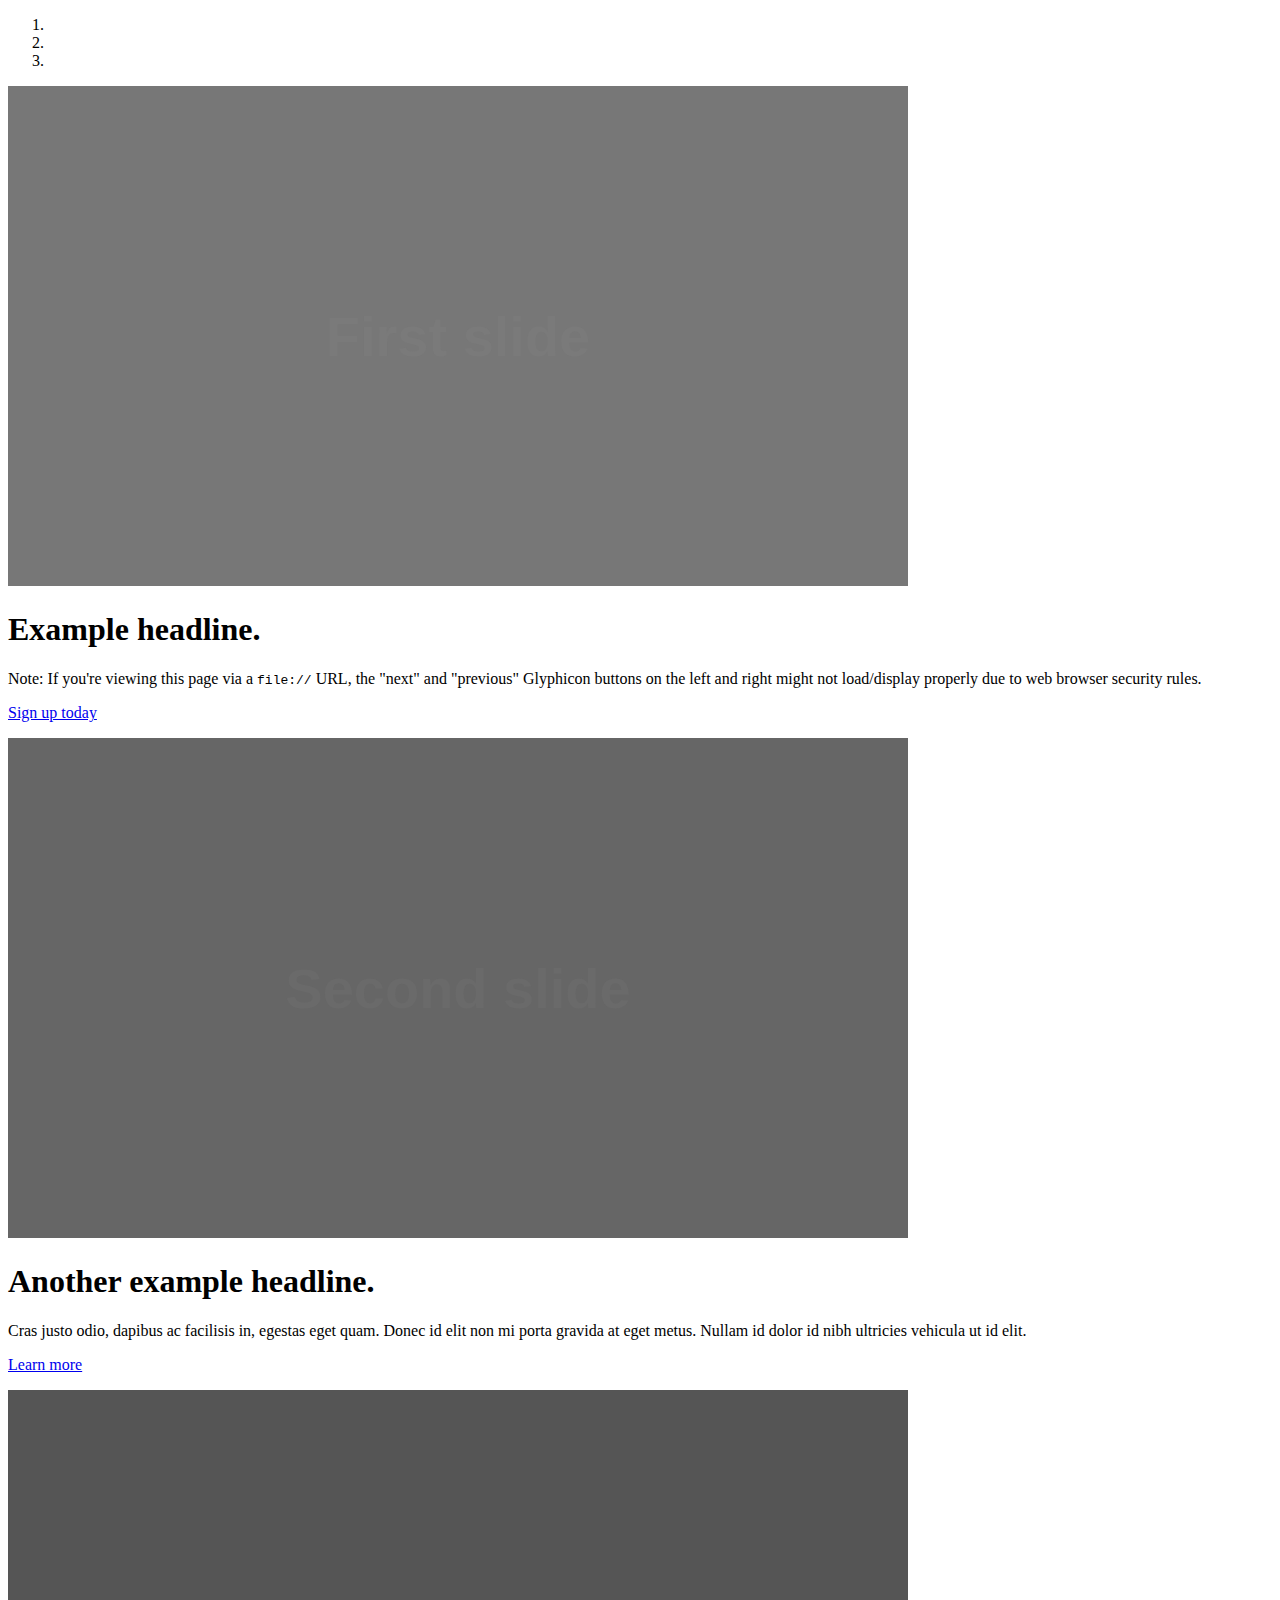
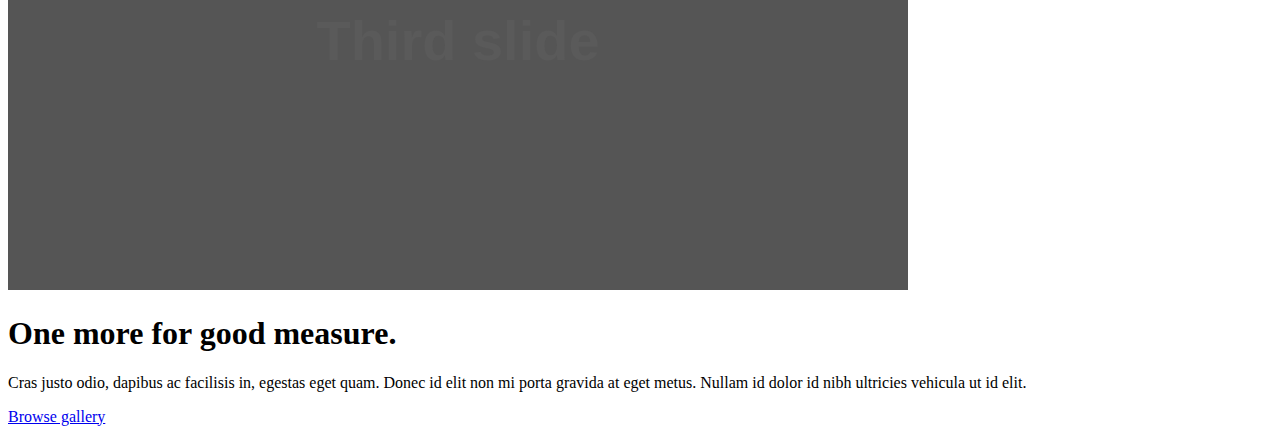
<file: 1.html>
<!DOCTYPE html>
<html lang="en">

<head>
    <meta charset="UTF-8">
    <meta name="viewport" content="width=device-width, initial-scale=1.0">
    <title>Document</title>
</head>

<body>

    <div id="carousel-id" class="carousel slide" data-ride="carousel">
        <ol class="carousel-indicators">
            <li data-target="#carousel-id" data-slide-to="0" class=""></li>
            <li data-target="#carousel-id" data-slide-to="1" class=""></li>
            <li data-target="#carousel-id" data-slide-to="2" class="active"></li>
        </ol>
        <div class="carousel-inner">
            <div class="item">
                <img data-src="holder.js/900x500/auto/#777:#7a7a7a/text:First slide" alt="First slide" src="[data-uri]">
                <div class="container">
                    <div class="carousel-caption">
                        <h1>Example headline.</h1>
                        <p>Note: If you're viewing this page via a <code>file://</code> URL, the "next" and "previous" Glyphicon buttons on the left and right might not load/display properly due to web browser security rules.</p>
                        <p><a class="btn btn-lg btn-primary" href="#" role="button">Sign up today</a></p>
                    </div>
                </div>
            </div>
            <div class="item">
                <img data-src="holder.js/900x500/auto/#666:#6a6a6a/text:Second slide" alt="Second slide" src="[data-uri]">
                <div class="container">
                    <div class="carousel-caption">
                        <h1>Another example headline.</h1>
                        <p>Cras justo odio, dapibus ac facilisis in, egestas eget quam. Donec id elit non mi porta gravida at eget metus. Nullam id dolor id nibh ultricies vehicula ut id elit.</p>
                        <p><a class="btn btn-lg btn-primary" href="#" role="button">Learn more</a></p>
                    </div>
                </div>
            </div>
            <div class="item active">
                <img data-src="holder.js/900x500/auto/#555:#5a5a5a/text:Third slide" alt="Third slide" src="[data-uri]">
                <div class="container">
                    <div class="carousel-caption">
                        <h1>One more for good measure.</h1>
                        <p>Cras justo odio, dapibus ac facilisis in, egestas eget quam. Donec id elit non mi porta gravida at eget metus. Nullam id dolor id nibh ultricies vehicula ut id elit.</p>
                        <p><a class="btn btn-lg btn-primary" href="#" role="button">Browse gallery</a></p>
                    </div>
                </div>
            </div>
        </div>
        <a class="left carousel-control" href="#carousel-id" data-slide="prev"><span class="glyphicon glyphicon-chevron-left"></span></a>
        <a class="right carousel-control" href="#carousel-id" data-slide="next"><span class="glyphicon glyphicon-chevron-right"></span></a>
    </div>

</body>

</html>
</file>
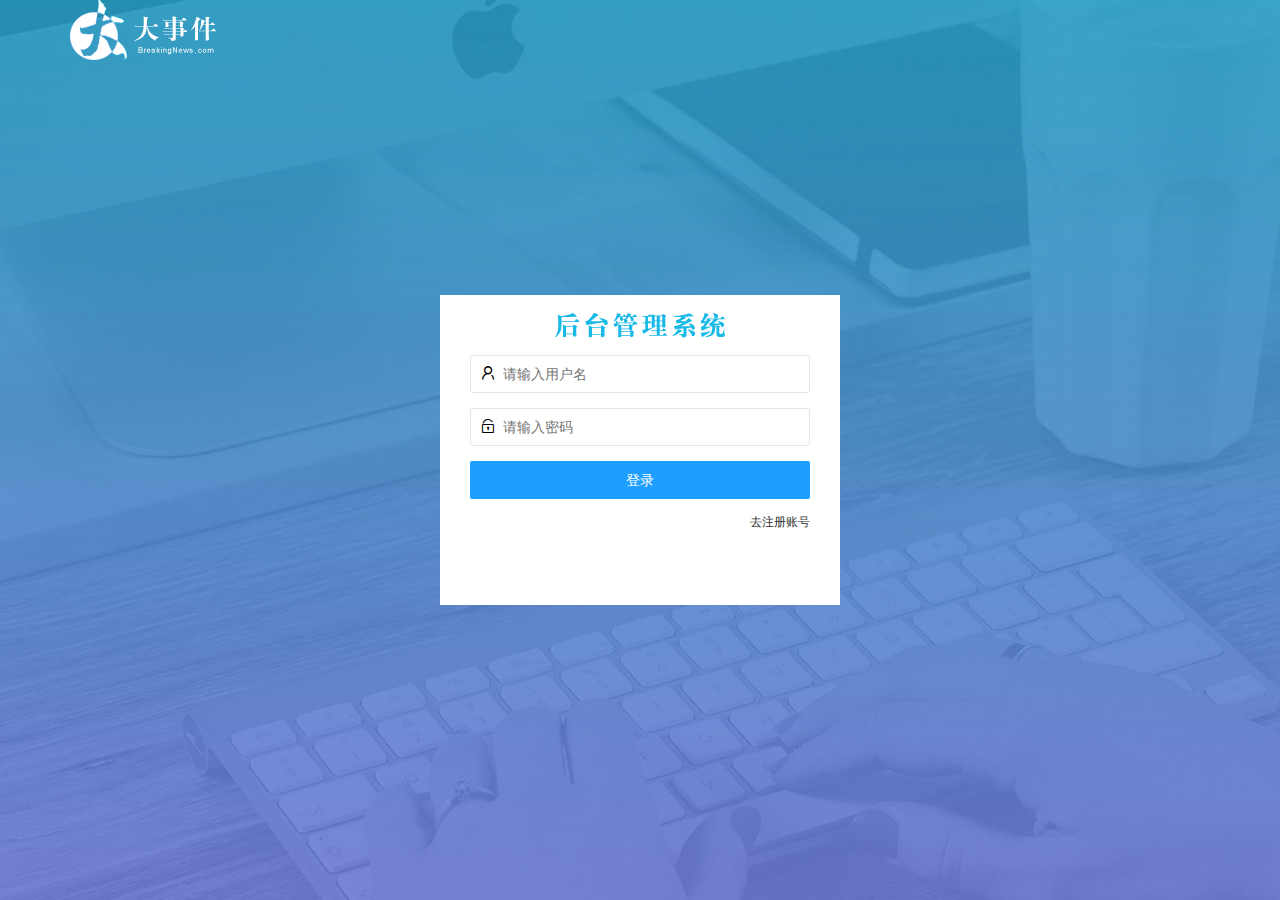
<file: login.html>
<!DOCTYPE html>
<html lang="en">

<head>
    <meta charset="UTF-8">
    <meta name="viewport" content="width=device-width, initial-scale=1.0">
    <title>大事件-登录/注册</title>
    <!-- 导入自己的样式 -->
    <link rel="stylesheet" href="/assets/css/login.css">
    <!-- 导入LayUI的样式 -->
    <link rel="stylesheet" href="/assets/lib/layui/css/layui.css">
</head>

<body>
    <!-- 头部的Logo区域 加上版心类 -->
    <div class="layui-main">
        <img src="/assets/images/logo.png" alt="" />
    </div>

    <!-- 登录注册区域 -->
    <div class="loginAndRegBox">
        <div class="title-box"></div>
        <!-- 登录的div -->
        <div class="login-box">
            <!-- 登录的表单 -->
            <form class="layui-form" id="form_login">
                <!-- 用户名 -->
                <div class="layui-form-item">
                    <i class="layui-icon layui-icon-username"></i>
                    <input type="text" name="username" required lay-verify="required" placeholder="请输入用户名" autocomplete="off" class="layui-input">
                </div>
                <!-- 密码 -->
                <div class="layui-form-item">
                    <i class="layui-icon layui-icon-password"></i>
                    <input type="password" name="password" required lay-verify="required|pwd" placeholder="请输入密码" autocomplete="off" class="layui-input">
                </div>
                <!-- 登录按钮 -->
                <div class="layui-form-item">
                    <!-- 注意：表单提交按钮和普通按钮的区别就是lay-submit属性 -->
                    <button class="layui-btn layui-btn-fluid layui-btn-normal" lay-submit>登录</button>
                </div>
                <div class="layui-form-item links">
                    <a href="javascript:;" id="link_reg">去注册账号</a>
                </div>
            </form>
        </div>
        <!-- 注册的div -->
        <div class="reg-box">
            <!-- 注册的表单 -->
            <form class="layui-form" id="form_reg">
                <!-- 用户名 -->
                <div class="layui-form-item">
                    <i class="layui-icon layui-icon-username"></i>
                    <!-- input有个lay-verify属性，必须用调用layui的JS才能生效 -->
                    <input type="text" name="username" required lay-verify="required" placeholder="请输入用户名" autocomplete="off" class="layui-input">
                </div>
                <!-- 密码 -->
                <div class="layui-form-item">
                    <i class="layui-icon layui-icon-password"></i>
                    <input type="password" name="password" required lay-verify="required|pwd" placeholder="请输入密码" autocomplete="off" class="layui-input">
                </div>
                <!-- 再次输入密码 -->
                <div class="layui-form-item">
                    <i class="layui-icon layui-icon-password"></i>
                    <input type="password" name="repassword" required lay-verify="required|pwd|repwd" placeholder="再次输入密码" autocomplete="off" class="layui-input pwd1">
                </div>
                <!-- 登录按钮 -->
                <div class="layui-form-item">
                    <!-- 注意：表单提交按钮和普通按钮的区别就是lay-submit属性 -->
                    <button class="layui-btn layui-btn-fluid layui-btn-normal" lay-submit>登录</button>
                </div>
                <div class="layui-form-item links">
                    <a href="javascript:;" id="link_login">去登录</a>
                </div>
            </form>
        </div>
    </div>
    <!-- 导入Layui的JS文件 -->
    <script src="/assets/lib/layui/layui.all.js"></script>
    <!-- 导入JQuery -->
    <script src="/assets/lib/jquery.js"></script>
    <!-- 导入自己封装的baseAPI.js -->
    <script src="/assets/js/baseAPI.js"></script>
    <!-- 导入自己的JavaScript脚本 -->
    <script src="/assets/js/login.js"></script>
</body>

</html>
</file>
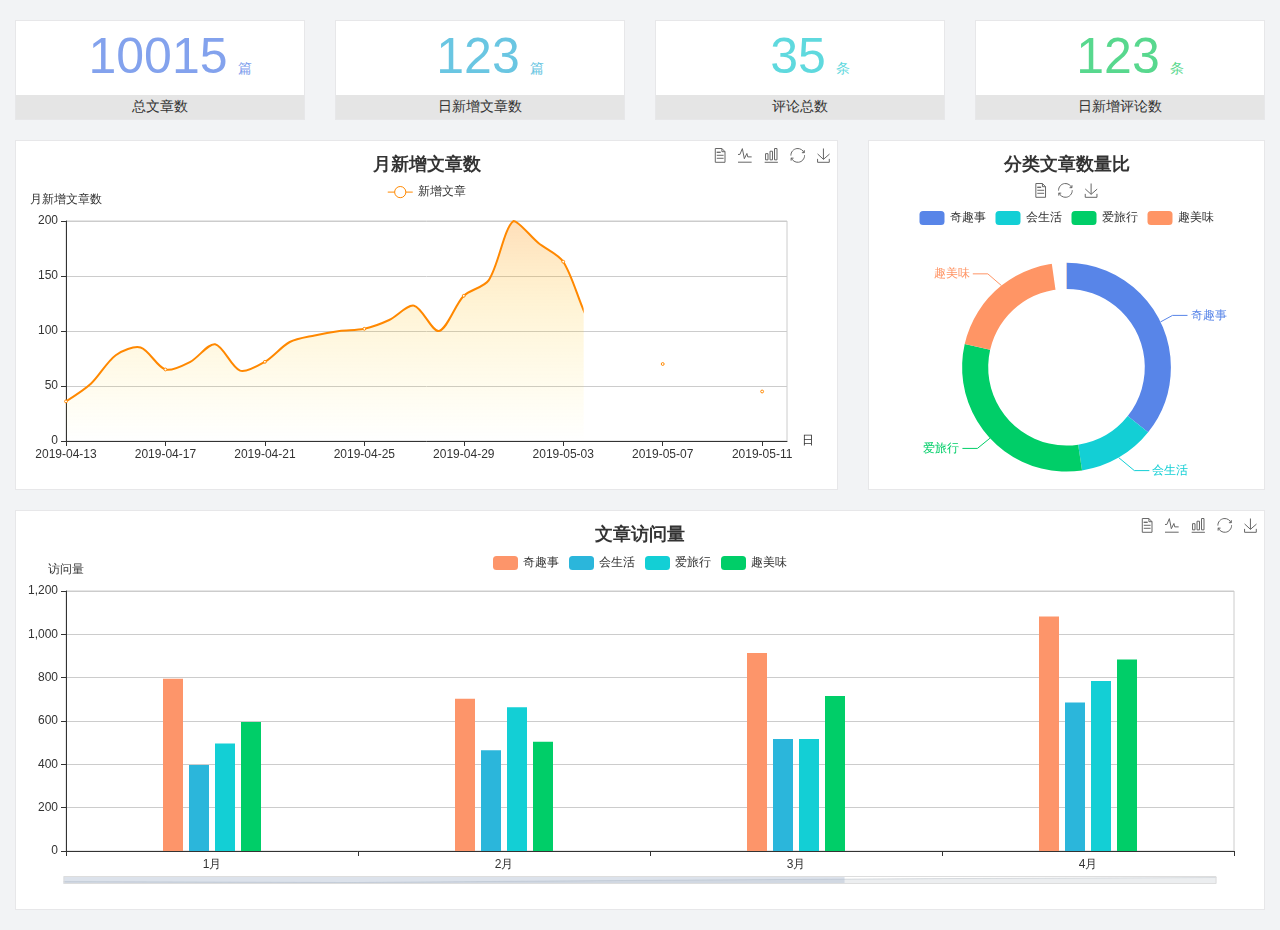
<file: home/dashboard.html>
<!DOCTYPE html>
<html lang="en">

<head>
  <meta charset="UTF-8">
  <meta name="viewport" content="width=device-width, initial-scale=1.0">
  <meta http-equiv="X-UA-Compatible" content="ie=edge">
  <title>图表统计</title>
  <link rel="stylesheet" href="../../assets/lib/bootstrap.css" />
  <link rel="stylesheet" href="../../assets/lib/main.css" />
  <script src="../../assets/lib/jquery.js"></script>
  <script type="text/javascript" src="../../assets/lib/echarts.min.js"></script>
</head>

<body>
  <div class="container-fluid">
    <div class="row spannel_list">
      <div class="col-sm-3 col-xs-6">
        <div class="spannel">
          <em>10015</em><span>篇</span>
          <b>总文章数</b>
        </div>
      </div>
      <div class="col-sm-3 col-xs-6">
        <div class="spannel scolor01">
          <em>123</em><span>篇</span>
          <b>日新增文章数</b>
        </div>
      </div>
      <div class="col-sm-3 col-xs-6">
        <div class="spannel scolor02">
          <em>35</em><span>条</span>
          <b>评论总数</b>
        </div>
      </div>
      <div class="col-sm-3 col-xs-6">
        <div class="spannel scolor03">
          <em>123</em><span>条</span>
          <b>日新增评论数</b>
        </div>
      </div>
    </div>
  </div>

  <div class="container-fluid">
    <div class="row curve-pie">
      <div class="col-lg-8 col-md-8">
        <div class="gragh_pannel" id="curve_show"></div>
      </div>
      <div class="col-lg-4 col-md-4">
        <div class="gragh_pannel" id="pie_show"></div>
      </div>
    </div>
  </div>

  <div class="container-fluid">
    <div class="column_pannel" id="column_show"></div>
  </div>

  <script>
    var oChart = echarts.init(document.getElementById('curve_show'));
    var aList_all = [
      { 'count': 36, 'date': '2019-04-13' },
      { 'count': 52, 'date': '2019-04-14' },
      { 'count': 78, 'date': '2019-04-15' },
      { 'count': 85, 'date': '2019-04-16' },
      { 'count': 65, 'date': '2019-04-17' },
      { 'count': 72, 'date': '2019-04-18' },
      { 'count': 88, 'date': '2019-04-19' },
      { 'count': 64, 'date': '2019-04-20' },
      { 'count': 72, 'date': '2019-04-21' },
      { 'count': 90, 'date': '2019-04-22' },
      { 'count': 96, 'date': '2019-04-23' },
      { 'count': 100, 'date': '2019-04-24' },
      { 'count': 102, 'date': '2019-04-25' },
      { 'count': 110, 'date': '2019-04-26' },
      { 'count': 123, 'date': '2019-04-27' },
      { 'count': 100, 'date': '2019-04-28' },
      { 'count': 132, 'date': '2019-04-29' },
      { 'count': 146, 'date': '2019-04-30' },
      { 'count': 200, 'date': '2019-05-01' },
      { 'count': 180, 'date': '2019-05-02' },
      { 'count': 163, 'date': '2019-05-03' },
      { 'count': 110, 'date': '2019-05-04' },
      { 'count': 80, 'date': '2019-05-05' },
      { 'count': 82, 'date': '2019-05-06' },
      { 'count': 70, 'date': '2019-05-07' },
      { 'count': 65, 'date': '2019-05-08' },
      { 'count': 54, 'date': '2019-05-09' },
      { 'count': 40, 'date': '2019-05-10' },
      { 'count': 45, 'date': '2019-05-11' },
      { 'count': 38, 'date': '2019-05-12' },
    ];

    let aCount = [];
    let aDate = [];

    for (var i = 0; i < aList_all.length; i++) {
      aCount.push(aList_all[i].count);
      aDate.push(aList_all[i].date);
    }

    var chartopt = {
      title: {
        text: '月新增文章数',
        left: 'center',
        top: '10'
      },
      tooltip: {
        trigger: 'axis'
      },
      legend: {
        data: ['新增文章'],
        top: '40'
      },
      toolbox: {
        show: true,
        feature: {
          mark: { show: true },
          dataView: { show: true, readOnly: false },
          magicType: { show: true, type: ['line', 'bar'] },
          restore: { show: true },
          saveAsImage: { show: true }
        }
      },
      calculable: true,
      xAxis: [
        {
          name: '日',
          type: 'category',
          boundaryGap: false,
          data: aDate
        }
      ],
      yAxis: [
        {
          name: '月新增文章数',
          type: 'value'
        }
      ],
      series: [
        {
          name: '新增文章',
          type: 'line',
          smooth: true,
          itemStyle: { normal: { areaStyle: { type: 'default' }, color: '#f80' }, lineStyle: { color: '#f80' } },
          data: aCount
        }],
      areaStyle: {
        normal: {
          color: new echarts.graphic.LinearGradient(0, 0, 0, 1, [{
            offset: 0,
            color: 'rgba(255,136,0,0.39)'
          }, {
            offset: .34,
            color: 'rgba(255,180,0,0.25)'
          }, {
            offset: 1,
            color: 'rgba(255,222,0,0.00)'
          }])

        }
      },
      grid: {
        show: true,
        x: 50,
        x2: 50,
        y: 80,
        height: 220
      }
    };

    oChart.setOption(chartopt);


    var oPie = echarts.init(document.getElementById('pie_show'));
    var oPieopt =
    {
      title: {
        top: 10,
        text: '分类文章数量比',
        x: 'center'
      },
      tooltip: {
        trigger: 'item',
        formatter: "{a} <br/>{b} : {c} ({d}%)"
      },
      color: ['#5885e8', '#13cfd5', '#00ce68', '#ff9565'],
      legend: {
        x: 'center',
        top: 65,
        data: ['奇趣事', '会生活', '爱旅行', '趣美味']
      },
      toolbox: {
        show: true,
        x: 'center',
        top: 35,
        feature: {
          mark: { show: true },
          dataView: { show: true, readOnly: false },
          magicType: {
            show: true,
            type: ['pie', 'funnel'],
            option: {
              funnel: {
                x: '25%',
                width: '50%',
                funnelAlign: 'left',
                max: 1548
              }
            }
          },
          restore: { show: true },
          saveAsImage: { show: true }
        }
      },
      calculable: true,
      series: [
        {
          name: '访问来源',
          type: 'pie',
          radius: ['45%', '60%'],
          center: ['50%', '65%'],
          data: [
            { value: 300, name: '奇趣事' },
            { value: 100, name: '会生活' },
            { value: 260, name: '爱旅行' },
            { value: 180, name: '趣美味' }
          ]
        }
      ]
    };
    oPie.setOption(oPieopt);



    var oColumn = this.echarts.init(document.getElementById('column_show'));
    var oColumnopt =
    {
      title: {
        text: '文章访问量',
        left: 'center',
        top: '10'
      },
      tooltip: {
        trigger: 'axis'
      },
      legend: {
        data: ['奇趣事', '会生活', '爱旅行', '趣美味'],
        top: '40'
      },
      toolbox: {
        show: true,
        feature: {
          mark: { show: true },
          dataView: { show: true, readOnly: false },
          magicType: { show: true, type: ['line', 'bar'] },
          restore: { show: true },
          saveAsImage: { show: true }
        }
      },
      calculable: true,
      xAxis: [
        {
          type: 'category',
          data: ['1月', '2月', '3月', '4月', '5月']
        }
      ],
      yAxis: [
        {
          name: '访问量',
          type: 'value'
        }
      ],
      series: [
        {
          name: '奇趣事',
          type: 'bar',
          barWidth: 20,
          itemStyle: {
            normal: { areaStyle: { type: 'default' }, color: '#fd956a' }
          },
          data: [800, 708, 920, 1090, 1200]
        },
        {
          name: '会生活',
          type: 'bar',
          barWidth: 20,
          itemStyle: {
            normal: { areaStyle: { type: 'default' }, color: '#2bb6db' }
          },
          data: [400, 468, 520, 690, 800]
        },
        {
          name: '爱旅行',
          type: 'bar',
          barWidth: 20,
          itemStyle: {
            normal: { areaStyle: { type: 'default' }, color: '#13cfd5' }
          },
          data: [500, 668, 520, 790, 900]
        },
        {
          name: '趣美味',
          type: 'bar',
          barWidth: 20,
          itemStyle: {
            normal: { areaStyle: { type: 'default' }, color: '#00ce68' }
          },
          data: [600, 508, 720, 890, 1000]
        }
      ],
      grid: {
        show: true,
        x: 50,
        x2: 30,
        y: 80,
        height: 260
      },
      dataZoom: [//给x轴设置滚动条
        {
          start: 0,//默认为0
          end: 100 - 1000 / 31,//默认为100
          type: 'slider',
          show: true,
          xAxisIndex: [0],
          handleSize: 0,//滑动条的 左右2个滑动条的大小
          height: 8,//组件高度
          left: 45, //左边的距离
          right: 50,//右边的距离
          bottom: 26,//右边的距离
          handleColor: '#ddd',//h滑动图标的颜色
          handleStyle: {
            borderColor: "#cacaca",
            borderWidth: "1",
            shadowBlur: 2,
            background: "#ddd",
            shadowColor: "#ddd",
          }
        }]
    };
    oColumn.setOption(oColumnopt);
  </script>
</body>

</html>
</file>
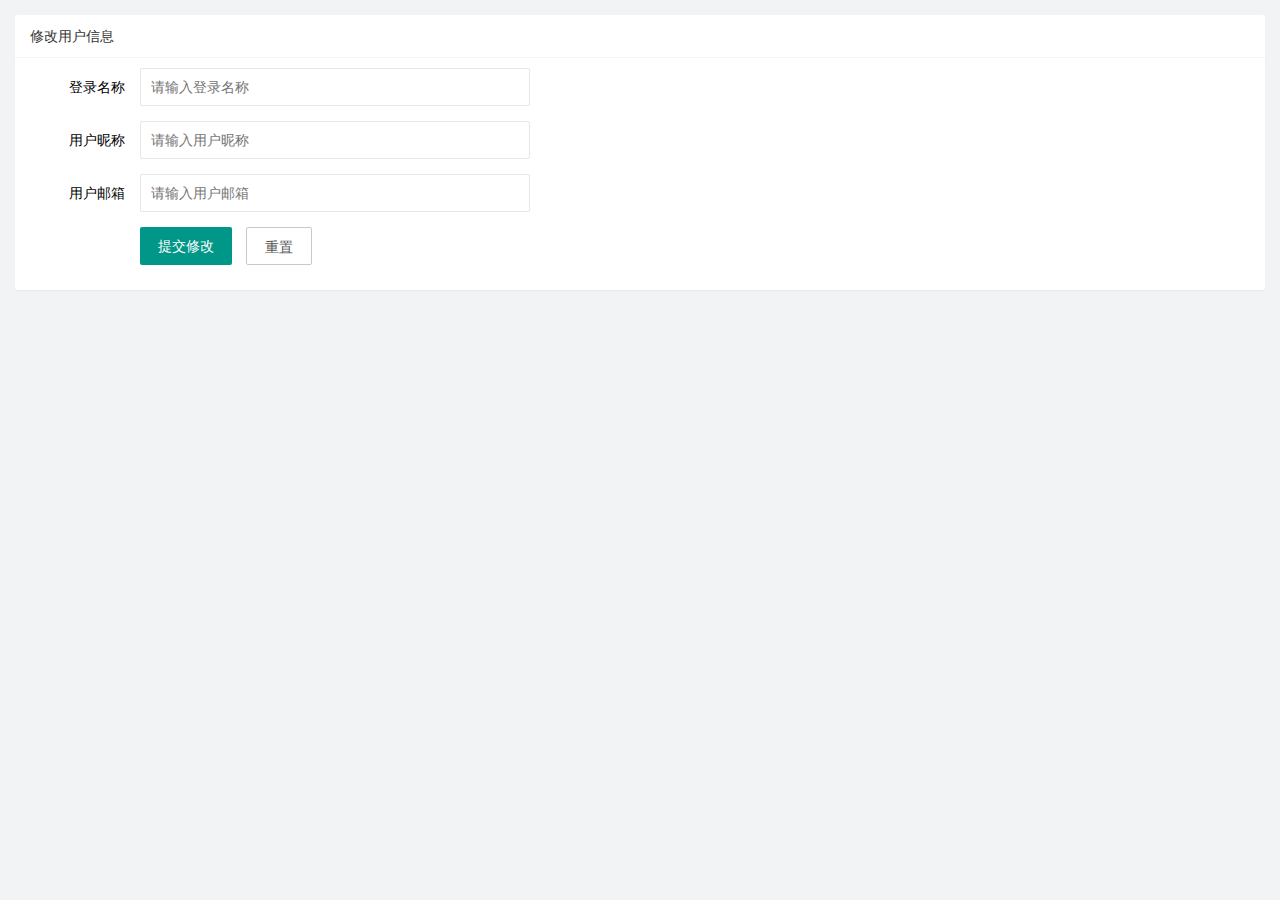
<file: user/user_info.html>
<!DOCTYPE html>
<html lang="en">

<head>
    <meta charset="UTF-8">
    <meta name="viewport" content="width=device-width, initial-scale=1.0">
    <title>个人信息</title>
    <!-- 导入layui的样式表 -->
    <link rel="stylesheet" href="/assets/lib/layui/css/layui.css" />
    <!-- 导入自己的样式 -->
    <link rel="stylesheet" href="/assets/css/user/user_info.css" />
</head>

<body>
    <!-- 卡片区域 -->
    <div class="layui-card">
        <div class="layui-card-header">修改用户信息</div>
        <div class="layui-card-body">
            <!-- form表单区域 -->
            <form class="layui-form" lay-filter="formUserInfo">
                <!-- 这是隐藏域 -->
                <input type="hidden" name="id" value="">
                <div class="layui-form-item">
                    <label class="layui-form-label">登录名称</label>
                    <div class="layui-input-block">
                        <input type="text" name="username" required lay-verify="required" placeholder="请输入登录名称" autocomplete="off" class="layui-input" readonly>
                    </div>
                </div>
                <div class="layui-form-item">
                    <label class="layui-form-label">用户昵称</label>
                    <div class="layui-input-block">
                        <input type="text" name="nickname" required lay-verify="required|nickname" placeholder="请输入用户昵称" autocomplete="off" class="layui-input">
                    </div>
                </div>
                <div class="layui-form-item">
                    <label class="layui-form-label">用户邮箱</label>
                    <div class="layui-input-block">
                        <input type="text" name="email" required lay-verify="required|email" placeholder="请输入用户邮箱" autocomplete="off" class="layui-input">
                    </div>
                </div>
                <div class="layui-form-item">
                    <div class="layui-input-block">
                        <button class="layui-btn" lay-submit lay-filter="formDemo">提交修改</button>
                        <button type="reset" class="layui-btn layui-btn-primary" id="btnReset">重置</button>
                    </div>
                </div>
            </form>
        </div>
    </div>

    <!-- 导入layui的JS文件 -->
    <script src="/assets/lib/layui/layui.all.js"></script>
    <!-- 导入jquery -->
    <script src="/assets/lib/jquery.js"></script>
    <!-- 导入自己的js -->
    <script src="/assets/js/user/user_info.js"></script>
    <!-- 导入baseAPI -->
    <script src="/assets/js/baseAPI.js"></script>
</body>

</html>
</file>
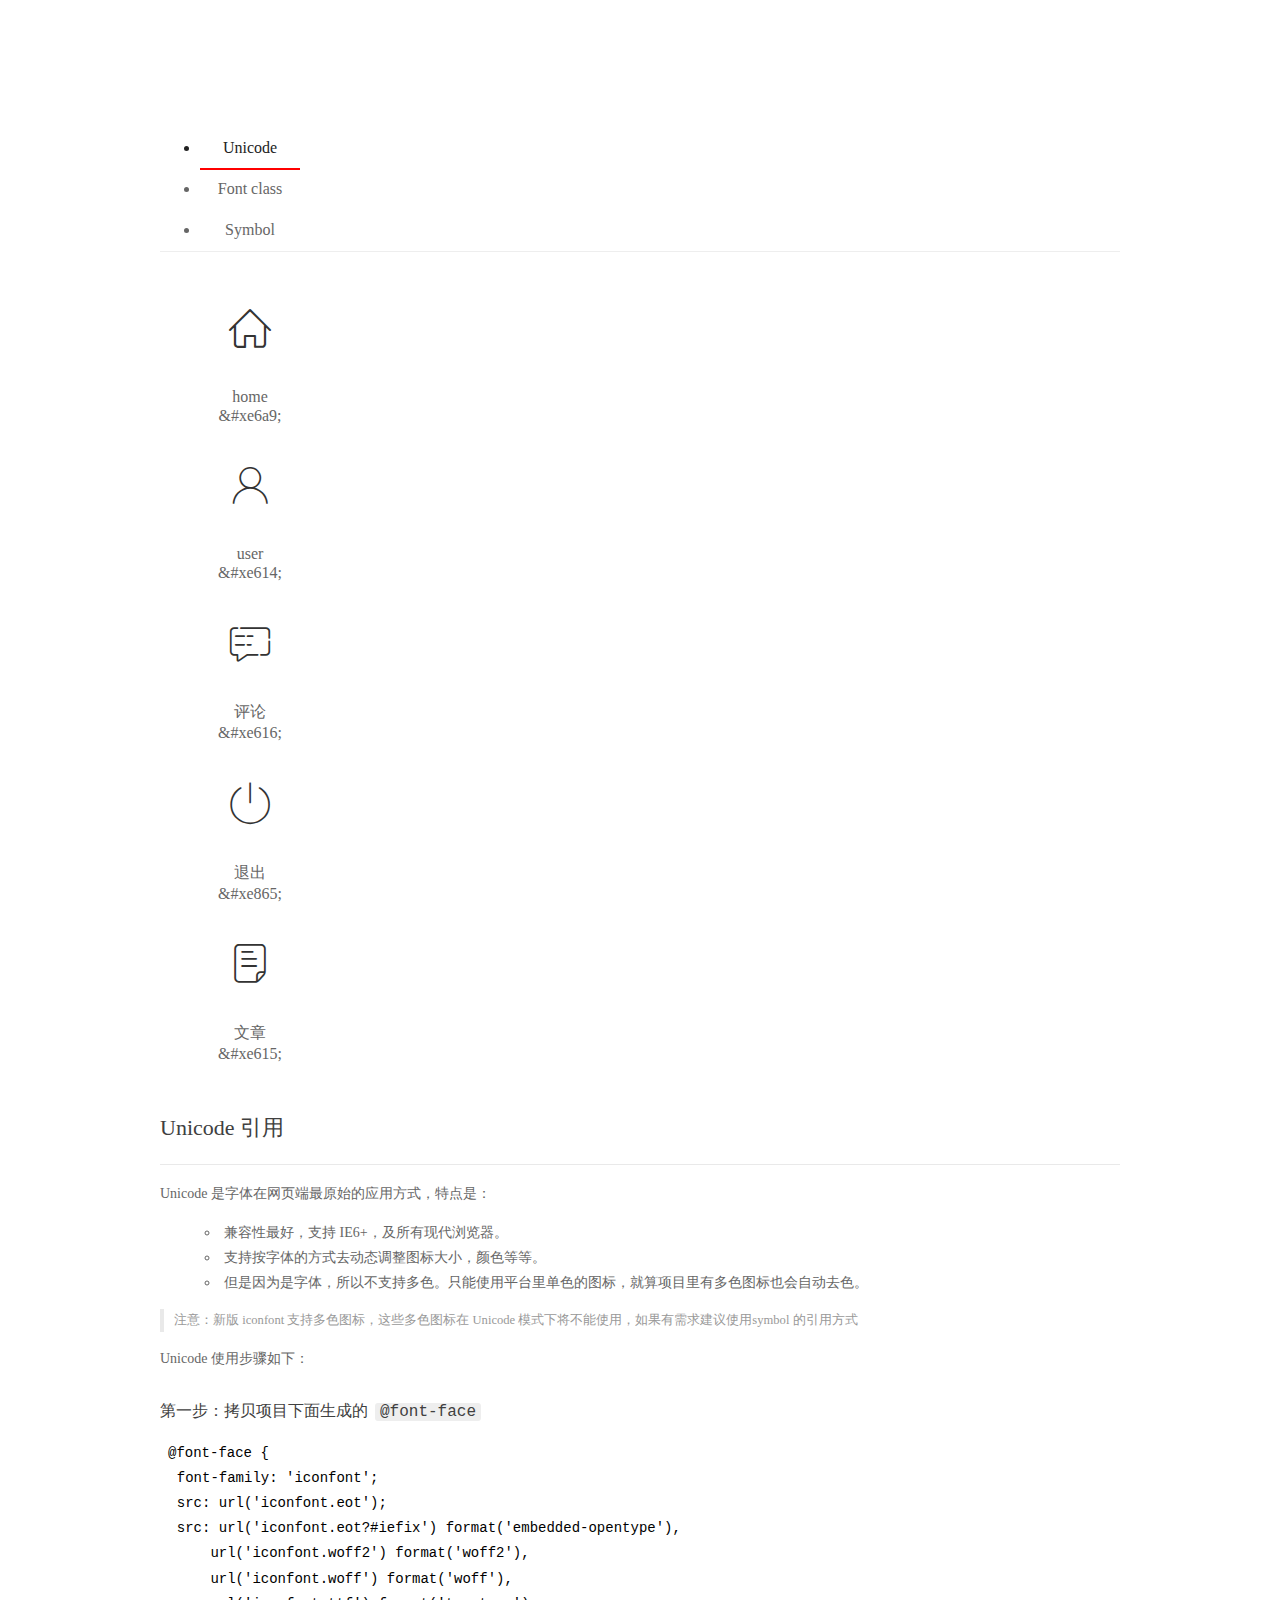
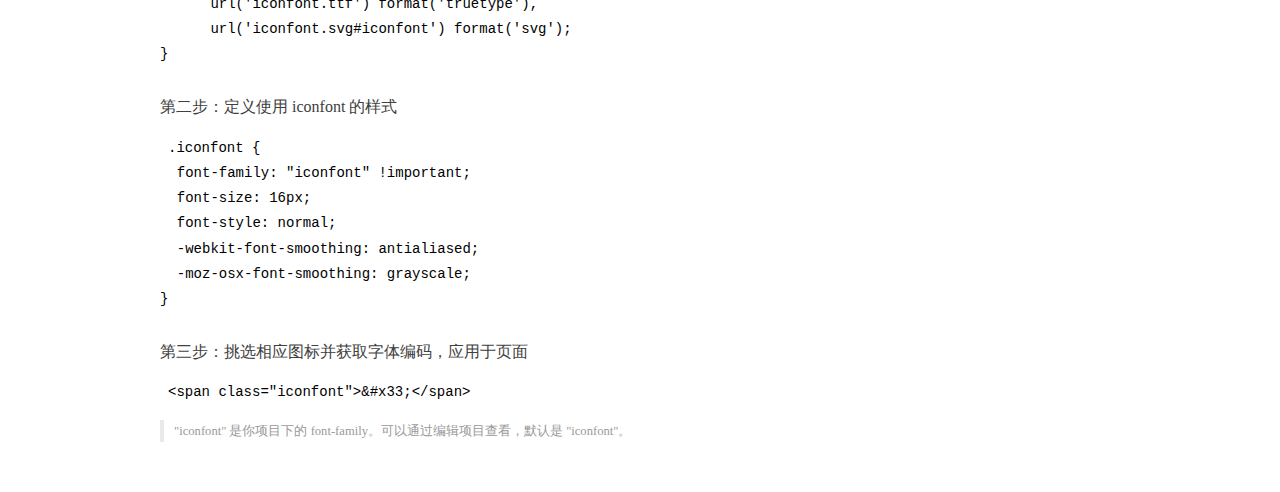
<file: assets/fonts/demo_index.html>
<!DOCTYPE html>
<html>
<head>
  <meta charset="utf-8"/>
  <title>IconFont Demo</title>
  <link rel="shortcut icon" href="https://gtms04.alicdn.com/tps/i4/TB1_oz6GVXXXXaFXpXXJDFnIXXX-64-64.ico" type="image/x-icon"/>
  <link rel="stylesheet" href="https://g.alicdn.com/thx/cube/1.3.2/cube.min.css">
  <link rel="stylesheet" href="demo.css">
  <link rel="stylesheet" href="iconfont.css">
  <script src="iconfont.js"></script>
  <!-- jQuery -->
  <script src="https://a1.alicdn.com/oss/uploads/2018/12/26/7bfddb60-08e8-11e9-9b04-53e73bb6408b.js"></script>
  <!-- 代码高亮 -->
  <script src="https://a1.alicdn.com/oss/uploads/2018/12/26/a3f714d0-08e6-11e9-8a15-ebf944d7534c.js"></script>
</head>
<body>
  <div class="main">
    <h1 class="logo"><a href="https://www.iconfont.cn/" title="iconfont 首页" target="_blank">&#xe86b;</a></h1>
    <div class="nav-tabs">
      <ul id="tabs" class="dib-box">
        <li class="dib active"><span>Unicode</span></li>
        <li class="dib"><span>Font class</span></li>
        <li class="dib"><span>Symbol</span></li>
      </ul>
      
    </div>
    <div class="tab-container">
      <div class="content unicode" style="display: block;">
          <ul class="icon_lists dib-box">
          
            <li class="dib">
              <span class="icon iconfont">&#xe6a9;</span>
                <div class="name">home</div>
                <div class="code-name">&amp;#xe6a9;</div>
              </li>
          
            <li class="dib">
              <span class="icon iconfont">&#xe614;</span>
                <div class="name">user</div>
                <div class="code-name">&amp;#xe614;</div>
              </li>
          
            <li class="dib">
              <span class="icon iconfont">&#xe616;</span>
                <div class="name">评论</div>
                <div class="code-name">&amp;#xe616;</div>
              </li>
          
            <li class="dib">
              <span class="icon iconfont">&#xe865;</span>
                <div class="name">退出</div>
                <div class="code-name">&amp;#xe865;</div>
              </li>
          
            <li class="dib">
              <span class="icon iconfont">&#xe615;</span>
                <div class="name">文章</div>
                <div class="code-name">&amp;#xe615;</div>
              </li>
          
          </ul>
          <div class="article markdown">
          <h2 id="unicode-">Unicode 引用</h2>
          <hr>

          <p>Unicode 是字体在网页端最原始的应用方式，特点是：</p>
          <ul>
            <li>兼容性最好，支持 IE6+，及所有现代浏览器。</li>
            <li>支持按字体的方式去动态调整图标大小，颜色等等。</li>
            <li>但是因为是字体，所以不支持多色。只能使用平台里单色的图标，就算项目里有多色图标也会自动去色。</li>
          </ul>
          <blockquote>
            <p>注意：新版 iconfont 支持多色图标，这些多色图标在 Unicode 模式下将不能使用，如果有需求建议使用symbol 的引用方式</p>
          </blockquote>
          <p>Unicode 使用步骤如下：</p>
          <h3 id="-font-face">第一步：拷贝项目下面生成的 <code>@font-face</code></h3>
<pre><code class="language-css"
>@font-face {
  font-family: 'iconfont';
  src: url('iconfont.eot');
  src: url('iconfont.eot?#iefix') format('embedded-opentype'),
      url('iconfont.woff2') format('woff2'),
      url('iconfont.woff') format('woff'),
      url('iconfont.ttf') format('truetype'),
      url('iconfont.svg#iconfont') format('svg');
}
</code></pre>
          <h3 id="-iconfont-">第二步：定义使用 iconfont 的样式</h3>
<pre><code class="language-css"
>.iconfont {
  font-family: "iconfont" !important;
  font-size: 16px;
  font-style: normal;
  -webkit-font-smoothing: antialiased;
  -moz-osx-font-smoothing: grayscale;
}
</code></pre>
          <h3 id="-">第三步：挑选相应图标并获取字体编码，应用于页面</h3>
<pre>
<code class="language-html"
>&lt;span class="iconfont"&gt;&amp;#x33;&lt;/span&gt;
</code></pre>
          <blockquote>
            <p>"iconfont" 是你项目下的 font-family。可以通过编辑项目查看，默认是 "iconfont"。</p>
          </blockquote>
          </div>
      </div>
      <div class="content font-class">
        <ul class="icon_lists dib-box">
          
          <li class="dib">
            <span class="icon iconfont icon-home"></span>
            <div class="name">
              home
            </div>
            <div class="code-name">.icon-home
            </div>
          </li>
          
          <li class="dib">
            <span class="icon iconfont icon-user"></span>
            <div class="name">
              user
            </div>
            <div class="code-name">.icon-user
            </div>
          </li>
          
          <li class="dib">
            <span class="icon iconfont icon-pinglun"></span>
            <div class="name">
              评论
            </div>
            <div class="code-name">.icon-pinglun
            </div>
          </li>
          
          <li class="dib">
            <span class="icon iconfont icon-tuichu"></span>
            <div class="name">
              退出
            </div>
            <div class="code-name">.icon-tuichu
            </div>
          </li>
          
          <li class="dib">
            <span class="icon iconfont icon-16"></span>
            <div class="name">
              文章
            </div>
            <div class="code-name">.icon-16
            </div>
          </li>
          
        </ul>
        <div class="article markdown">
        <h2 id="font-class-">font-class 引用</h2>
        <hr>

        <p>font-class 是 Unicode 使用方式的一种变种，主要是解决 Unicode 书写不直观，语意不明确的问题。</p>
        <p>与 Unicode 使用方式相比，具有如下特点：</p>
        <ul>
          <li>兼容性良好，支持 IE8+，及所有现代浏览器。</li>
          <li>相比于 Unicode 语意明确，书写更直观。可以很容易分辨这个 icon 是什么。</li>
          <li>因为使用 class 来定义图标，所以当要替换图标时，只需要修改 class 里面的 Unicode 引用。</li>
          <li>不过因为本质上还是使用的字体，所以多色图标还是不支持的。</li>
        </ul>
        <p>使用步骤如下：</p>
        <h3 id="-fontclass-">第一步：引入项目下面生成的 fontclass 代码：</h3>
<pre><code class="language-html">&lt;link rel="stylesheet" href="./iconfont.css"&gt;
</code></pre>
        <h3 id="-">第二步：挑选相应图标并获取类名，应用于页面：</h3>
<pre><code class="language-html">&lt;span class="iconfont icon-xxx"&gt;&lt;/span&gt;
</code></pre>
        <blockquote>
          <p>"
            iconfont" 是你项目下的 font-family。可以通过编辑项目查看，默认是 "iconfont"。</p>
        </blockquote>
      </div>
      </div>
      <div class="content symbol">
          <ul class="icon_lists dib-box">
          
            <li class="dib">
                <svg class="icon svg-icon" aria-hidden="true">
                  <use xlink:href="#icon-home"></use>
                </svg>
                <div class="name">home</div>
                <div class="code-name">#icon-home</div>
            </li>
          
            <li class="dib">
                <svg class="icon svg-icon" aria-hidden="true">
                  <use xlink:href="#icon-user"></use>
                </svg>
                <div class="name">user</div>
                <div class="code-name">#icon-user</div>
            </li>
          
            <li class="dib">
                <svg class="icon svg-icon" aria-hidden="true">
                  <use xlink:href="#icon-pinglun"></use>
                </svg>
                <div class="name">评论</div>
                <div class="code-name">#icon-pinglun</div>
            </li>
          
            <li class="dib">
                <svg class="icon svg-icon" aria-hidden="true">
                  <use xlink:href="#icon-tuichu"></use>
                </svg>
                <div class="name">退出</div>
                <div class="code-name">#icon-tuichu</div>
            </li>
          
            <li class="dib">
                <svg class="icon svg-icon" aria-hidden="true">
                  <use xlink:href="#icon-16"></use>
                </svg>
                <div class="name">文章</div>
                <div class="code-name">#icon-16</div>
            </li>
          
          </ul>
          <div class="article markdown">
          <h2 id="symbol-">Symbol 引用</h2>
          <hr>

          <p>这是一种全新的使用方式，应该说这才是未来的主流，也是平台目前推荐的用法。相关介绍可以参考这篇<a href="">文章</a>
            这种用法其实是做了一个 SVG 的集合，与另外两种相比具有如下特点：</p>
          <ul>
            <li>支持多色图标了，不再受单色限制。</li>
            <li>通过一些技巧，支持像字体那样，通过 <code>font-size</code>, <code>color</code> 来调整样式。</li>
            <li>兼容性较差，支持 IE9+，及现代浏览器。</li>
            <li>浏览器渲染 SVG 的性能一般，还不如 png。</li>
          </ul>
          <p>使用步骤如下：</p>
          <h3 id="-symbol-">第一步：引入项目下面生成的 symbol 代码：</h3>
<pre><code class="language-html">&lt;script src="./iconfont.js"&gt;&lt;/script&gt;
</code></pre>
          <h3 id="-css-">第二步：加入通用 CSS 代码（引入一次就行）：</h3>
<pre><code class="language-html">&lt;style&gt;
.icon {
  width: 1em;
  height: 1em;
  vertical-align: -0.15em;
  fill: currentColor;
  overflow: hidden;
}
&lt;/style&gt;
</code></pre>
          <h3 id="-">第三步：挑选相应图标并获取类名，应用于页面：</h3>
<pre><code class="language-html">&lt;svg class="icon" aria-hidden="true"&gt;
  &lt;use xlink:href="#icon-xxx"&gt;&lt;/use&gt;
&lt;/svg&gt;
</code></pre>
          </div>
      </div>

    </div>
  </div>
  <script>
  $(document).ready(function () {
      $('.tab-container .content:first').show()

      $('#tabs li').click(function (e) {
        var tabContent = $('.tab-container .content')
        var index = $(this).index()

        if ($(this).hasClass('active')) {
          return
        } else {
          $('#tabs li').removeClass('active')
          $(this).addClass('active')

          tabContent.hide().eq(index).fadeIn()
        }
      })
    })
  </script>
</body>
</html>
</file>
<file: assets/css/login.css>
html,
body {
    margin: 0;
    padding: 0;
    width: 100%;
    height: 100%;
    background: url(../images/login_bg.jpg) no-repeat center;
    background-size: cover;
}

.loginAndRegBox {
    position: absolute;
    left: 50%;
    top: 50%;
    transform: translate(-50%, -50%);
    width: 400px;
    height: 310px;
    background-color: #fff;
}

.title-box {
    height: 60px;
    background: url(../images/login_title.png) no-repeat center;
}

.reg-box {
    display: none;
}

.layui-form {
    padding: 0 30px;
}

.links {
    display: flex;
    /* 横向布局 */
    justify-content: flex-end;
}

.links a {
    font-size: 12px;
}

.layui-form-item {
    position: relative;
}

.layui-icon {
    position: absolute;
    left: 10px;
    top: 10px;
}

.layui-input {
    padding-left: 32px!important;
}
</file>
<file: assets/lib/layui/css/layui.css>
/** layui-v2.5.5 MIT License By https://www.layui.com */
 .layui-inline,img{display:inline-block;vertical-align:middle}h1,h2,h3,h4,h5,h6{font-weight:400}.layui-edge,.layui-header,.layui-inline,.layui-main{position:relative}.layui-body,.layui-edge,.layui-elip{overflow:hidden}.layui-btn,.layui-edge,.layui-inline,img{vertical-align:middle}.layui-btn,.layui-disabled,.layui-icon,.layui-unselect{-moz-user-select:none;-webkit-user-select:none;-ms-user-select:none}.layui-elip,.layui-form-checkbox span,.layui-form-pane .layui-form-label{text-overflow:ellipsis;white-space:nowrap}.layui-breadcrumb,.layui-tree-btnGroup{visibility:hidden}blockquote,body,button,dd,div,dl,dt,form,h1,h2,h3,h4,h5,h6,input,li,ol,p,pre,td,textarea,th,ul{margin:0;padding:0;-webkit-tap-highlight-color:rgba(0,0,0,0)}a:active,a:hover{outline:0}img{border:none}li{list-style:none}table{border-collapse:collapse;border-spacing:0}h4,h5,h6{font-size:100%}button,input,optgroup,option,select,textarea{font-family:inherit;font-size:inherit;font-style:inherit;font-weight:inherit;outline:0}pre{white-space:pre-wrap;white-space:-moz-pre-wrap;white-space:-pre-wrap;white-space:-o-pre-wrap;word-wrap:break-word}body{line-height:24px;font:14px Helvetica Neue,Helvetica,PingFang SC,Tahoma,Arial,sans-serif}hr{height:1px;margin:10px 0;border:0;clear:both}a{color:#333;text-decoration:none}a:hover{color:#777}a cite{font-style:normal;*cursor:pointer}.layui-border-box,.layui-border-box *{box-sizing:border-box}.layui-box,.layui-box *{box-sizing:content-box}.layui-clear{clear:both;*zoom:1}.layui-clear:after{content:'\20';clear:both;*zoom:1;display:block;height:0}.layui-inline{*display:inline;*zoom:1}.layui-edge{display:inline-block;width:0;height:0;border-width:6px;border-style:dashed;border-color:transparent}.layui-edge-top{top:-4px;border-bottom-color:#999;border-bottom-style:solid}.layui-edge-right{border-left-color:#999;border-left-style:solid}.layui-edge-bottom{top:2px;border-top-color:#999;border-top-style:solid}.layui-edge-left{border-right-color:#999;border-right-style:solid}.layui-disabled,.layui-disabled:hover{color:#d2d2d2!important;cursor:not-allowed!important}.layui-circle{border-radius:100%}.layui-show{display:block!important}.layui-hide{display:none!important}@font-face{font-family:layui-icon;src:url(../font/iconfont.eot?v=250);src:url(../font/iconfont.eot?v=250#iefix) format('embedded-opentype'),url(../font/iconfont.woff2?v=250) format('woff2'),url(../font/iconfont.woff?v=250) format('woff'),url(../font/iconfont.ttf?v=250) format('truetype'),url(../font/iconfont.svg?v=250#layui-icon) format('svg')}.layui-icon{font-family:layui-icon!important;font-size:16px;font-style:normal;-webkit-font-smoothing:antialiased;-moz-osx-font-smoothing:grayscale}.layui-icon-reply-fill:before{content:"\e611"}.layui-icon-set-fill:before{content:"\e614"}.layui-icon-menu-fill:before{content:"\e60f"}.layui-icon-search:before{content:"\e615"}.layui-icon-share:before{content:"\e641"}.layui-icon-set-sm:before{content:"\e620"}.layui-icon-engine:before{content:"\e628"}.layui-icon-close:before{content:"\1006"}.layui-icon-close-fill:before{content:"\1007"}.layui-icon-chart-screen:before{content:"\e629"}.layui-icon-star:before{content:"\e600"}.layui-icon-circle-dot:before{content:"\e617"}.layui-icon-chat:before{content:"\e606"}.layui-icon-release:before{content:"\e609"}.layui-icon-list:before{content:"\e60a"}.layui-icon-chart:before{content:"\e62c"}.layui-icon-ok-circle:before{content:"\1005"}.layui-icon-layim-theme:before{content:"\e61b"}.layui-icon-table:before{content:"\e62d"}.layui-icon-right:before{content:"\e602"}.layui-icon-left:before{content:"\e603"}.layui-icon-cart-simple:before{content:"\e698"}.layui-icon-face-cry:before{content:"\e69c"}.layui-icon-face-smile:before{content:"\e6af"}.layui-icon-survey:before{content:"\e6b2"}.layui-icon-tree:before{content:"\e62e"}.layui-icon-upload-circle:before{content:"\e62f"}.layui-icon-add-circle:before{content:"\e61f"}.layui-icon-download-circle:before{content:"\e601"}.layui-icon-templeate-1:before{content:"\e630"}.layui-icon-util:before{content:"\e631"}.layui-icon-face-surprised:before{content:"\e664"}.layui-icon-edit:before{content:"\e642"}.layui-icon-speaker:before{content:"\e645"}.layui-icon-down:before{content:"\e61a"}.layui-icon-file:before{content:"\e621"}.layui-icon-layouts:before{content:"\e632"}.layui-icon-rate-half:before{content:"\e6c9"}.layui-icon-add-circle-fine:before{content:"\e608"}.layui-icon-prev-circle:before{content:"\e633"}.layui-icon-read:before{content:"\e705"}.layui-icon-404:before{content:"\e61c"}.layui-icon-carousel:before{content:"\e634"}.layui-icon-help:before{content:"\e607"}.layui-icon-code-circle:before{content:"\e635"}.layui-icon-water:before{content:"\e636"}.layui-icon-username:before{content:"\e66f"}.layui-icon-find-fill:before{content:"\e670"}.layui-icon-about:before{content:"\e60b"}.layui-icon-location:before{content:"\e715"}.layui-icon-up:before{content:"\e619"}.layui-icon-pause:before{content:"\e651"}.layui-icon-date:before{content:"\e637"}.layui-icon-layim-uploadfile:before{content:"\e61d"}.layui-icon-delete:before{content:"\e640"}.layui-icon-play:before{content:"\e652"}.layui-icon-top:before{content:"\e604"}.layui-icon-friends:before{content:"\e612"}.layui-icon-refresh-3:before{content:"\e9aa"}.layui-icon-ok:before{content:"\e605"}.layui-icon-layer:before{content:"\e638"}.layui-icon-face-smile-fine:before{content:"\e60c"}.layui-icon-dollar:before{content:"\e659"}.layui-icon-group:before{content:"\e613"}.layui-icon-layim-download:before{content:"\e61e"}.layui-icon-picture-fine:before{content:"\e60d"}.layui-icon-link:before{content:"\e64c"}.layui-icon-diamond:before{content:"\e735"}.layui-icon-log:before{content:"\e60e"}.layui-icon-rate-solid:before{content:"\e67a"}.layui-icon-fonts-del:before{content:"\e64f"}.layui-icon-unlink:before{content:"\e64d"}.layui-icon-fonts-clear:before{content:"\e639"}.layui-icon-triangle-r:before{content:"\e623"}.layui-icon-circle:before{content:"\e63f"}.layui-icon-radio:before{content:"\e643"}.layui-icon-align-center:before{content:"\e647"}.layui-icon-align-right:before{content:"\e648"}.layui-icon-align-left:before{content:"\e649"}.layui-icon-loading-1:before{content:"\e63e"}.layui-icon-return:before{content:"\e65c"}.layui-icon-fonts-strong:before{content:"\e62b"}.layui-icon-upload:before{content:"\e67c"}.layui-icon-dialogue:before{content:"\e63a"}.layui-icon-video:before{content:"\e6ed"}.layui-icon-headset:before{content:"\e6fc"}.layui-icon-cellphone-fine:before{content:"\e63b"}.layui-icon-add-1:before{content:"\e654"}.layui-icon-face-smile-b:before{content:"\e650"}.layui-icon-fonts-html:before{content:"\e64b"}.layui-icon-form:before{content:"\e63c"}.layui-icon-cart:before{content:"\e657"}.layui-icon-camera-fill:before{content:"\e65d"}.layui-icon-tabs:before{content:"\e62a"}.layui-icon-fonts-code:before{content:"\e64e"}.layui-icon-fire:before{content:"\e756"}.layui-icon-set:before{content:"\e716"}.layui-icon-fonts-u:before{content:"\e646"}.layui-icon-triangle-d:before{content:"\e625"}.layui-icon-tips:before{content:"\e702"}.layui-icon-picture:before{content:"\e64a"}.layui-icon-more-vertical:before{content:"\e671"}.layui-icon-flag:before{content:"\e66c"}.layui-icon-loading:before{content:"\e63d"}.layui-icon-fonts-i:before{content:"\e644"}.layui-icon-refresh-1:before{content:"\e666"}.layui-icon-rmb:before{content:"\e65e"}.layui-icon-home:before{content:"\e68e"}.layui-icon-user:before{content:"\e770"}.layui-icon-notice:before{content:"\e667"}.layui-icon-login-weibo:before{content:"\e675"}.layui-icon-voice:before{content:"\e688"}.layui-icon-upload-drag:before{content:"\e681"}.layui-icon-login-qq:before{content:"\e676"}.layui-icon-snowflake:before{content:"\e6b1"}.layui-icon-file-b:before{content:"\e655"}.layui-icon-template:before{content:"\e663"}.layui-icon-auz:before{content:"\e672"}.layui-icon-console:before{content:"\e665"}.layui-icon-app:before{content:"\e653"}.layui-icon-prev:before{content:"\e65a"}.layui-icon-website:before{content:"\e7ae"}.layui-icon-next:before{content:"\e65b"}.layui-icon-component:before{content:"\e857"}.layui-icon-more:before{content:"\e65f"}.layui-icon-login-wechat:before{content:"\e677"}.layui-icon-shrink-right:before{content:"\e668"}.layui-icon-spread-left:before{content:"\e66b"}.layui-icon-camera:before{content:"\e660"}.layui-icon-note:before{content:"\e66e"}.layui-icon-refresh:before{content:"\e669"}.layui-icon-female:before{content:"\e661"}.layui-icon-male:before{content:"\e662"}.layui-icon-password:before{content:"\e673"}.layui-icon-senior:before{content:"\e674"}.layui-icon-theme:before{content:"\e66a"}.layui-icon-tread:before{content:"\e6c5"}.layui-icon-praise:before{content:"\e6c6"}.layui-icon-star-fill:before{content:"\e658"}.layui-icon-rate:before{content:"\e67b"}.layui-icon-template-1:before{content:"\e656"}.layui-icon-vercode:before{content:"\e679"}.layui-icon-cellphone:before{content:"\e678"}.layui-icon-screen-full:before{content:"\e622"}.layui-icon-screen-restore:before{content:"\e758"}.layui-icon-cols:before{content:"\e610"}.layui-icon-export:before{content:"\e67d"}.layui-icon-print:before{content:"\e66d"}.layui-icon-slider:before{content:"\e714"}.layui-icon-addition:before{content:"\e624"}.layui-icon-subtraction:before{content:"\e67e"}.layui-icon-service:before{content:"\e626"}.layui-icon-transfer:before{content:"\e691"}.layui-main{width:1140px;margin:0 auto}.layui-header{z-index:1000;height:60px}.layui-header a:hover{transition:all .5s;-webkit-transition:all .5s}.layui-side{position:fixed;left:0;top:0;bottom:0;z-index:999;width:200px;overflow-x:hidden}.layui-side-scroll{position:relative;width:220px;height:100%;overflow-x:hidden}.layui-body{position:absolute;left:200px;right:0;top:0;bottom:0;z-index:998;width:auto;overflow-y:auto;box-sizing:border-box}.layui-layout-body{overflow:hidden}.layui-layout-admin .layui-header{background-color:#23262E}.layui-layout-admin .layui-side{top:60px;width:200px;overflow-x:hidden}.layui-layout-admin .layui-body{position:fixed;top:60px;bottom:44px}.layui-layout-admin .layui-main{width:auto;margin:0 15px}.layui-layout-admin .layui-footer{position:fixed;left:200px;right:0;bottom:0;height:44px;line-height:44px;padding:0 15px;background-color:#eee}.layui-layout-admin .layui-logo{position:absolute;left:0;top:0;width:200px;height:100%;line-height:60px;text-align:center;color:#009688;font-size:16px}.layui-layout-admin .layui-header .layui-nav{background:0 0}.layui-layout-left{position:absolute!important;left:200px;top:0}.layui-layout-right{position:absolute!important;right:0;top:0}.layui-container{position:relative;margin:0 auto;padding:0 15px;box-sizing:border-box}.layui-fluid{position:relative;margin:0 auto;padding:0 15px}.layui-row:after,.layui-row:before{content:'';display:block;clear:both}.layui-col-lg1,.layui-col-lg10,.layui-col-lg11,.layui-col-lg12,.layui-col-lg2,.layui-col-lg3,.layui-col-lg4,.layui-col-lg5,.layui-col-lg6,.layui-col-lg7,.layui-col-lg8,.layui-col-lg9,.layui-col-md1,.layui-col-md10,.layui-col-md11,.layui-col-md12,.layui-col-md2,.layui-col-md3,.layui-col-md4,.layui-col-md5,.layui-col-md6,.layui-col-md7,.layui-col-md8,.layui-col-md9,.layui-col-sm1,.layui-col-sm10,.layui-col-sm11,.layui-col-sm12,.layui-col-sm2,.layui-col-sm3,.layui-col-sm4,.layui-col-sm5,.layui-col-sm6,.layui-col-sm7,.layui-col-sm8,.layui-col-sm9,.layui-col-xs1,.layui-col-xs10,.layui-col-xs11,.layui-col-xs12,.layui-col-xs2,.layui-col-xs3,.layui-col-xs4,.layui-col-xs5,.layui-col-xs6,.layui-col-xs7,.layui-col-xs8,.layui-col-xs9{position:relative;display:block;box-sizing:border-box}.layui-col-xs1,.layui-col-xs10,.layui-col-xs11,.layui-col-xs12,.layui-col-xs2,.layui-col-xs3,.layui-col-xs4,.layui-col-xs5,.layui-col-xs6,.layui-col-xs7,.layui-col-xs8,.layui-col-xs9{float:left}.layui-col-xs1{width:8.33333333%}.layui-col-xs2{width:16.66666667%}.layui-col-xs3{width:25%}.layui-col-xs4{width:33.33333333%}.layui-col-xs5{width:41.66666667%}.layui-col-xs6{width:50%}.layui-col-xs7{width:58.33333333%}.layui-col-xs8{width:66.66666667%}.layui-col-xs9{width:75%}.layui-col-xs10{width:83.33333333%}.layui-col-xs11{width:91.66666667%}.layui-col-xs12{width:100%}.layui-col-xs-offset1{margin-left:8.33333333%}.layui-col-xs-offset2{margin-left:16.66666667%}.layui-col-xs-offset3{margin-left:25%}.layui-col-xs-offset4{margin-left:33.33333333%}.layui-col-xs-offset5{margin-left:41.66666667%}.layui-col-xs-offset6{margin-left:50%}.layui-col-xs-offset7{margin-left:58.33333333%}.layui-col-xs-offset8{margin-left:66.66666667%}.layui-col-xs-offset9{margin-left:75%}.layui-col-xs-offset10{margin-left:83.33333333%}.layui-col-xs-offset11{margin-left:91.66666667%}.layui-col-xs-offset12{margin-left:100%}@media screen and (max-width:768px){.layui-hide-xs{display:none!important}.layui-show-xs-block{display:block!important}.layui-show-xs-inline{display:inline!important}.layui-show-xs-inline-block{display:inline-block!important}}@media screen and (min-width:768px){.layui-container{width:750px}.layui-hide-sm{display:none!important}.layui-show-sm-block{display:block!important}.layui-show-sm-inline{display:inline!important}.layui-show-sm-inline-block{display:inline-block!important}.layui-col-sm1,.layui-col-sm10,.layui-col-sm11,.layui-col-sm12,.layui-col-sm2,.layui-col-sm3,.layui-col-sm4,.layui-col-sm5,.layui-col-sm6,.layui-col-sm7,.layui-col-sm8,.layui-col-sm9{float:left}.layui-col-sm1{width:8.33333333%}.layui-col-sm2{width:16.66666667%}.layui-col-sm3{width:25%}.layui-col-sm4{width:33.33333333%}.layui-col-sm5{width:41.66666667%}.layui-col-sm6{width:50%}.layui-col-sm7{width:58.33333333%}.layui-col-sm8{width:66.66666667%}.layui-col-sm9{width:75%}.layui-col-sm10{width:83.33333333%}.layui-col-sm11{width:91.66666667%}.layui-col-sm12{width:100%}.layui-col-sm-offset1{margin-left:8.33333333%}.layui-col-sm-offset2{margin-left:16.66666667%}.layui-col-sm-offset3{margin-left:25%}.layui-col-sm-offset4{margin-left:33.33333333%}.layui-col-sm-offset5{margin-left:41.66666667%}.layui-col-sm-offset6{margin-left:50%}.layui-col-sm-offset7{margin-left:58.33333333%}.layui-col-sm-offset8{margin-left:66.66666667%}.layui-col-sm-offset9{margin-left:75%}.layui-col-sm-offset10{margin-left:83.33333333%}.layui-col-sm-offset11{margin-left:91.66666667%}.layui-col-sm-offset12{margin-left:100%}}@media screen and (min-width:992px){.layui-container{width:970px}.layui-hide-md{display:none!important}.layui-show-md-block{display:block!important}.layui-show-md-inline{display:inline!important}.layui-show-md-inline-block{display:inline-block!important}.layui-col-md1,.layui-col-md10,.layui-col-md11,.layui-col-md12,.layui-col-md2,.layui-col-md3,.layui-col-md4,.layui-col-md5,.layui-col-md6,.layui-col-md7,.layui-col-md8,.layui-col-md9{float:left}.layui-col-md1{width:8.33333333%}.layui-col-md2{width:16.66666667%}.layui-col-md3{width:25%}.layui-col-md4{width:33.33333333%}.layui-col-md5{width:41.66666667%}.layui-col-md6{width:50%}.layui-col-md7{width:58.33333333%}.layui-col-md8{width:66.66666667%}.layui-col-md9{width:75%}.layui-col-md10{width:83.33333333%}.layui-col-md11{width:91.66666667%}.layui-col-md12{width:100%}.layui-col-md-offset1{margin-left:8.33333333%}.layui-col-md-offset2{margin-left:16.66666667%}.layui-col-md-offset3{margin-left:25%}.layui-col-md-offset4{margin-left:33.33333333%}.layui-col-md-offset5{margin-left:41.66666667%}.layui-col-md-offset6{margin-left:50%}.layui-col-md-offset7{margin-left:58.33333333%}.layui-col-md-offset8{margin-left:66.66666667%}.layui-col-md-offset9{margin-left:75%}.layui-col-md-offset10{margin-left:83.33333333%}.layui-col-md-offset11{margin-left:91.66666667%}.layui-col-md-offset12{margin-left:100%}}@media screen and (min-width:1200px){.layui-container{width:1170px}.layui-hide-lg{display:none!important}.layui-show-lg-block{display:block!important}.layui-show-lg-inline{display:inline!important}.layui-show-lg-inline-block{display:inline-block!important}.layui-col-lg1,.layui-col-lg10,.layui-col-lg11,.layui-col-lg12,.layui-col-lg2,.layui-col-lg3,.layui-col-lg4,.layui-col-lg5,.layui-col-lg6,.layui-col-lg7,.layui-col-lg8,.layui-col-lg9{float:left}.layui-col-lg1{width:8.33333333%}.layui-col-lg2{width:16.66666667%}.layui-col-lg3{width:25%}.layui-col-lg4{width:33.33333333%}.layui-col-lg5{width:41.66666667%}.layui-col-lg6{width:50%}.layui-col-lg7{width:58.33333333%}.layui-col-lg8{width:66.66666667%}.layui-col-lg9{width:75%}.layui-col-lg10{width:83.33333333%}.layui-col-lg11{width:91.66666667%}.layui-col-lg12{width:100%}.layui-col-lg-offset1{margin-left:8.33333333%}.layui-col-lg-offset2{margin-left:16.66666667%}.layui-col-lg-offset3{margin-left:25%}.layui-col-lg-offset4{margin-left:33.33333333%}.layui-col-lg-offset5{margin-left:41.66666667%}.layui-col-lg-offset6{margin-left:50%}.layui-col-lg-offset7{margin-left:58.33333333%}.layui-col-lg-offset8{margin-left:66.66666667%}.layui-col-lg-offset9{margin-left:75%}.layui-col-lg-offset10{margin-left:83.33333333%}.layui-col-lg-offset11{margin-left:91.66666667%}.layui-col-lg-offset12{margin-left:100%}}.layui-col-space1{margin:-.5px}.layui-col-space1>*{padding:.5px}.layui-col-space3{margin:-1.5px}.layui-col-space3>*{padding:1.5px}.layui-col-space5{margin:-2.5px}.layui-col-space5>*{padding:2.5px}.layui-col-space8{margin:-3.5px}.layui-col-space8>*{padding:3.5px}.layui-col-space10{margin:-5px}.layui-col-space10>*{padding:5px}.layui-col-space12{margin:-6px}.layui-col-space12>*{padding:6px}.layui-col-space15{margin:-7.5px}.layui-col-space15>*{padding:7.5px}.layui-col-space18{margin:-9px}.layui-col-space18>*{padding:9px}.layui-col-space20{margin:-10px}.layui-col-space20>*{padding:10px}.layui-col-space22{margin:-11px}.layui-col-space22>*{padding:11px}.layui-col-space25{margin:-12.5px}.layui-col-space25>*{padding:12.5px}.layui-col-space30{margin:-15px}.layui-col-space30>*{padding:15px}.layui-btn,.layui-input,.layui-select,.layui-textarea,.layui-upload-button{outline:0;-webkit-appearance:none;transition:all .3s;-webkit-transition:all .3s;box-sizing:border-box}.layui-elem-quote{margin-bottom:10px;padding:15px;line-height:22px;border-left:5px solid #009688;border-radius:0 2px 2px 0;background-color:#f2f2f2}.layui-quote-nm{border-style:solid;border-width:1px 1px 1px 5px;background:0 0}.layui-elem-field{margin-bottom:10px;padding:0;border-width:1px;border-style:solid}.layui-elem-field legend{margin-left:20px;padding:0 10px;font-size:20px;font-weight:300}.layui-field-title{margin:10px 0 20px;border-width:1px 0 0}.layui-field-box{padding:10px 15px}.layui-field-title .layui-field-box{padding:10px 0}.layui-progress{position:relative;height:6px;border-radius:20px;background-color:#e2e2e2}.layui-progress-bar{position:absolute;left:0;top:0;width:0;max-width:100%;height:6px;border-radius:20px;text-align:right;background-color:#5FB878;transition:all .3s;-webkit-transition:all .3s}.layui-progress-big,.layui-progress-big .layui-progress-bar{height:18px;line-height:18px}.layui-progress-text{position:relative;top:-20px;line-height:18px;font-size:12px;color:#666}.layui-progress-big .layui-progress-text{position:static;padding:0 10px;color:#fff}.layui-collapse{border-width:1px;border-style:solid;border-radius:2px}.layui-colla-content,.layui-colla-item{border-top-width:1px;border-top-style:solid}.layui-colla-item:first-child{border-top:none}.layui-colla-title{position:relative;height:42px;line-height:42px;padding:0 15px 0 35px;color:#333;background-color:#f2f2f2;cursor:pointer;font-size:14px;overflow:hidden}.layui-colla-content{display:none;padding:10px 15px;line-height:22px;color:#666}.layui-colla-icon{position:absolute;left:15px;top:0;font-size:14px}.layui-card{margin-bottom:15px;border-radius:2px;background-color:#fff;box-shadow:0 1px 2px 0 rgba(0,0,0,.05)}.layui-card:last-child{margin-bottom:0}.layui-card-header{position:relative;height:42px;line-height:42px;padding:0 15px;border-bottom:1px solid #f6f6f6;color:#333;border-radius:2px 2px 0 0;font-size:14px}.layui-bg-black,.layui-bg-blue,.layui-bg-cyan,.layui-bg-green,.layui-bg-orange,.layui-bg-red{color:#fff!important}.layui-card-body{position:relative;padding:10px 15px;line-height:24px}.layui-card-body[pad15]{padding:15px}.layui-card-body[pad20]{padding:20px}.layui-card-body .layui-table{margin:5px 0}.layui-card .layui-tab{margin:0}.layui-panel-window{position:relative;padding:15px;border-radius:0;border-top:5px solid #E6E6E6;background-color:#fff}.layui-auxiliar-moving{position:fixed;left:0;right:0;top:0;bottom:0;width:100%;height:100%;background:0 0;z-index:9999999999}.layui-form-label,.layui-form-mid,.layui-form-select,.layui-input-block,.layui-input-inline,.layui-textarea{position:relative}.layui-bg-red{background-color:#FF5722!important}.layui-bg-orange{background-color:#FFB800!important}.layui-bg-green{background-color:#009688!important}.layui-bg-cyan{background-color:#2F4056!important}.layui-bg-blue{background-color:#1E9FFF!important}.layui-bg-black{background-color:#393D49!important}.layui-bg-gray{background-color:#eee!important;color:#666!important}.layui-badge-rim,.layui-colla-content,.layui-colla-item,.layui-collapse,.layui-elem-field,.layui-form-pane .layui-form-item[pane],.layui-form-pane .layui-form-label,.layui-input,.layui-layedit,.layui-layedit-tool,.layui-quote-nm,.layui-select,.layui-tab-bar,.layui-tab-card,.layui-tab-title,.layui-tab-title .layui-this:after,.layui-textarea{border-color:#e6e6e6}.layui-timeline-item:before,hr{background-color:#e6e6e6}.layui-text{line-height:22px;font-size:14px;color:#666}.layui-text h1,.layui-text h2,.layui-text h3{font-weight:500;color:#333}.layui-text h1{font-size:30px}.layui-text h2{font-size:24px}.layui-text h3{font-size:18px}.layui-text a:not(.layui-btn){color:#01AAED}.layui-text a:not(.layui-btn):hover{text-decoration:underline}.layui-text ul{padding:5px 0 5px 15px}.layui-text ul li{margin-top:5px;list-style-type:disc}.layui-text em,.layui-word-aux{color:#999!important;padding:0 5px!important}.layui-btn{display:inline-block;height:38px;line-height:38px;padding:0 18px;background-color:#009688;color:#fff;white-space:nowrap;text-align:center;font-size:14px;border:none;border-radius:2px;cursor:pointer}.layui-btn:hover{opacity:.8;filter:alpha(opacity=80);color:#fff}.layui-btn:active{opacity:1;filter:alpha(opacity=100)}.layui-btn+.layui-btn{margin-left:10px}.layui-btn-container{font-size:0}.layui-btn-container .layui-btn{margin-right:10px;margin-bottom:10px}.layui-btn-container .layui-btn+.layui-btn{margin-left:0}.layui-table .layui-btn-container .layui-btn{margin-bottom:9px}.layui-btn-radius{border-radius:100px}.layui-btn .layui-icon{margin-right:3px;font-size:18px;vertical-align:bottom;vertical-align:middle\9}.layui-btn-primary{border:1px solid #C9C9C9;background-color:#fff;color:#555}.layui-btn-primary:hover{border-color:#009688;color:#333}.layui-btn-normal{background-color:#1E9FFF}.layui-btn-warm{background-color:#FFB800}.layui-btn-danger{background-color:#FF5722}.layui-btn-checked{background-color:#5FB878}.layui-btn-disabled,.layui-btn-disabled:active,.layui-btn-disabled:hover{border:1px solid #e6e6e6;background-color:#FBFBFB;color:#C9C9C9;cursor:not-allowed;opacity:1}.layui-btn-lg{height:44px;line-height:44px;padding:0 25px;font-size:16px}.layui-btn-sm{height:30px;line-height:30px;padding:0 10px;font-size:12px}.layui-btn-sm i{font-size:16px!important}.layui-btn-xs{height:22px;line-height:22px;padding:0 5px;font-size:12px}.layui-btn-xs i{font-size:14px!important}.layui-btn-group{display:inline-block;vertical-align:middle;font-size:0}.layui-btn-group .layui-btn{margin-left:0!important;margin-right:0!important;border-left:1px solid rgba(255,255,255,.5);border-radius:0}.layui-btn-group .layui-btn-primary{border-left:none}.layui-btn-group .layui-btn-primary:hover{border-color:#C9C9C9;color:#009688}.layui-btn-group .layui-btn:first-child{border-left:none;border-radius:2px 0 0 2px}.layui-btn-group .layui-btn-primary:first-child{border-left:1px solid #c9c9c9}.layui-btn-group .layui-btn:last-child{border-radius:0 2px 2px 0}.layui-btn-group .layui-btn+.layui-btn{margin-left:0}.layui-btn-group+.layui-btn-group{margin-left:10px}.layui-btn-fluid{width:100%}.layui-input,.layui-select,.layui-textarea{height:38px;line-height:1.3;line-height:38px\9;border-width:1px;border-style:solid;background-color:#fff;border-radius:2px}.layui-input::-webkit-input-placeholder,.layui-select::-webkit-input-placeholder,.layui-textarea::-webkit-input-placeholder{line-height:1.3}.layui-input,.layui-textarea{display:block;width:100%;padding-left:10px}.layui-input:hover,.layui-textarea:hover{border-color:#D2D2D2!important}.layui-input:focus,.layui-textarea:focus{border-color:#C9C9C9!important}.layui-textarea{min-height:100px;height:auto;line-height:20px;padding:6px 10px;resize:vertical}.layui-select{padding:0 10px}.layui-form input[type=checkbox],.layui-form input[type=radio],.layui-form select{display:none}.layui-form [lay-ignore]{display:initial}.layui-form-item{margin-bottom:15px;clear:both;*zoom:1}.layui-form-item:after{content:'\20';clear:both;*zoom:1;display:block;height:0}.layui-form-label{float:left;display:block;padding:9px 15px;width:80px;font-weight:400;line-height:20px;text-align:right}.layui-form-label-col{display:block;float:none;padding:9px 0;line-height:20px;text-align:left}.layui-form-item .layui-inline{margin-bottom:5px;margin-right:10px}.layui-input-block{margin-left:110px;min-height:36px}.layui-input-inline{display:inline-block;vertical-align:middle}.layui-form-item .layui-input-inline{float:left;width:190px;margin-right:10px}.layui-form-text .layui-input-inline{width:auto}.layui-form-mid{float:left;display:block;padding:9px 0!important;line-height:20px;margin-right:10px}.layui-form-danger+.layui-form-select .layui-input,.layui-form-danger:focus{border-color:#FF5722!important}.layui-form-select .layui-input{padding-right:30px;cursor:pointer}.layui-form-select .layui-edge{position:absolute;right:10px;top:50%;margin-top:-3px;cursor:pointer;border-width:6px;border-top-color:#c2c2c2;border-top-style:solid;transition:all .3s;-webkit-transition:all .3s}.layui-form-select dl{display:none;position:absolute;left:0;top:42px;padding:5px 0;z-index:899;min-width:100%;border:1px solid #d2d2d2;max-height:300px;overflow-y:auto;background-color:#fff;border-radius:2px;box-shadow:0 2px 4px rgba(0,0,0,.12);box-sizing:border-box}.layui-form-select dl dd,.layui-form-select dl dt{padding:0 10px;line-height:36px;white-space:nowrap;overflow:hidden;text-overflow:ellipsis}.layui-form-select dl dt{font-size:12px;color:#999}.layui-form-select dl dd{cursor:pointer}.layui-form-select dl dd:hover{background-color:#f2f2f2;-webkit-transition:.5s all;transition:.5s all}.layui-form-select .layui-select-group dd{padding-left:20px}.layui-form-select dl dd.layui-select-tips{padding-left:10px!important;color:#999}.layui-form-select dl dd.layui-this{background-color:#5FB878;color:#fff}.layui-form-checkbox,.layui-form-select dl dd.layui-disabled{background-color:#fff}.layui-form-selected dl{display:block}.layui-form-checkbox,.layui-form-checkbox *,.layui-form-switch{display:inline-block;vertical-align:middle}.layui-form-selected .layui-edge{margin-top:-9px;-webkit-transform:rotate(180deg);transform:rotate(180deg);margin-top:-3px\9}:root .layui-form-selected .layui-edge{margin-top:-9px\0/IE9}.layui-form-selectup dl{top:auto;bottom:42px}.layui-select-none{margin:5px 0;text-align:center;color:#999}.layui-select-disabled .layui-disabled{border-color:#eee!important}.layui-select-disabled .layui-edge{border-top-color:#d2d2d2}.layui-form-checkbox{position:relative;height:30px;line-height:30px;margin-right:10px;padding-right:30px;cursor:pointer;font-size:0;-webkit-transition:.1s linear;transition:.1s linear;box-sizing:border-box}.layui-form-checkbox span{padding:0 10px;height:100%;font-size:14px;border-radius:2px 0 0 2px;background-color:#d2d2d2;color:#fff;overflow:hidden}.layui-form-checkbox:hover span{background-color:#c2c2c2}.layui-form-checkbox i{position:absolute;right:0;top:0;width:30px;height:28px;border:1px solid #d2d2d2;border-left:none;border-radius:0 2px 2px 0;color:#fff;font-size:20px;text-align:center}.layui-form-checkbox:hover i{border-color:#c2c2c2;color:#c2c2c2}.layui-form-checked,.layui-form-checked:hover{border-color:#5FB878}.layui-form-checked span,.layui-form-checked:hover span{background-color:#5FB878}.layui-form-checked i,.layui-form-checked:hover i{color:#5FB878}.layui-form-item .layui-form-checkbox{margin-top:4px}.layui-form-checkbox[lay-skin=primary]{height:auto!important;line-height:normal!important;min-width:18px;min-height:18px;border:none!important;margin-right:0;padding-left:28px;padding-right:0;background:0 0}.layui-form-checkbox[lay-skin=primary] span{padding-left:0;padding-right:15px;line-height:18px;background:0 0;color:#666}.layui-form-checkbox[lay-skin=primary] i{right:auto;left:0;width:16px;height:16px;line-height:16px;border:1px solid #d2d2d2;font-size:12px;border-radius:2px;background-color:#fff;-webkit-transition:.1s linear;transition:.1s linear}.layui-form-checkbox[lay-skin=primary]:hover i{border-color:#5FB878;color:#fff}.layui-form-checked[lay-skin=primary] i{border-color:#5FB878!important;background-color:#5FB878;color:#fff}.layui-checkbox-disbaled[lay-skin=primary] span{background:0 0!important;color:#c2c2c2}.layui-checkbox-disbaled[lay-skin=primary]:hover i{border-color:#d2d2d2}.layui-form-item .layui-form-checkbox[lay-skin=primary]{margin-top:10px}.layui-form-switch{position:relative;height:22px;line-height:22px;min-width:35px;padding:0 5px;margin-top:8px;border:1px solid #d2d2d2;border-radius:20px;cursor:pointer;background-color:#fff;-webkit-transition:.1s linear;transition:.1s linear}.layui-form-switch i{position:absolute;left:5px;top:3px;width:16px;height:16px;border-radius:20px;background-color:#d2d2d2;-webkit-transition:.1s linear;transition:.1s linear}.layui-form-switch em{position:relative;top:0;width:25px;margin-left:21px;padding:0!important;text-align:center!important;color:#999!important;font-style:normal!important;font-size:12px}.layui-form-onswitch{border-color:#5FB878;background-color:#5FB878}.layui-checkbox-disbaled,.layui-checkbox-disbaled i{border-color:#e2e2e2!important}.layui-form-onswitch i{left:100%;margin-left:-21px;background-color:#fff}.layui-form-onswitch em{margin-left:5px;margin-right:21px;color:#fff!important}.layui-checkbox-disbaled span{background-color:#e2e2e2!important}.layui-checkbox-disbaled:hover i{color:#fff!important}[lay-radio]{display:none}.layui-form-radio,.layui-form-radio *{display:inline-block;vertical-align:middle}.layui-form-radio{line-height:28px;margin:6px 10px 0 0;padding-right:10px;cursor:pointer;font-size:0}.layui-form-radio *{font-size:14px}.layui-form-radio>i{margin-right:8px;font-size:22px;color:#c2c2c2}.layui-form-radio>i:hover,.layui-form-radioed>i{color:#5FB878}.layui-radio-disbaled>i{color:#e2e2e2!important}.layui-form-pane .layui-form-label{width:110px;padding:8px 15px;height:38px;line-height:20px;border-width:1px;border-style:solid;border-radius:2px 0 0 2px;text-align:center;background-color:#FBFBFB;overflow:hidden;box-sizing:border-box}.layui-form-pane .layui-input-inline{margin-left:-1px}.layui-form-pane .layui-input-block{margin-left:110px;left:-1px}.layui-form-pane .layui-input{border-radius:0 2px 2px 0}.layui-form-pane .layui-form-text .layui-form-label{float:none;width:100%;border-radius:2px;box-sizing:border-box;text-align:left}.layui-form-pane .layui-form-text .layui-input-inline{display:block;margin:0;top:-1px;clear:both}.layui-form-pane .layui-form-text .layui-input-block{margin:0;left:0;top:-1px}.layui-form-pane .layui-form-text .layui-textarea{min-height:100px;border-radius:0 0 2px 2px}.layui-form-pane .layui-form-checkbox{margin:4px 0 4px 10px}.layui-form-pane .layui-form-radio,.layui-form-pane .layui-form-switch{margin-top:6px;margin-left:10px}.layui-form-pane .layui-form-item[pane]{position:relative;border-width:1px;border-style:solid}.layui-form-pane .layui-form-item[pane] .layui-form-label{position:absolute;left:0;top:0;height:100%;border-width:0 1px 0 0}.layui-form-pane .layui-form-item[pane] .layui-input-inline{margin-left:110px}@media screen and (max-width:450px){.layui-form-item .layui-form-label{text-overflow:ellipsis;overflow:hidden;white-space:nowrap}.layui-form-item .layui-inline{display:block;margin-right:0;margin-bottom:20px;clear:both}.layui-form-item .layui-inline:after{content:'\20';clear:both;display:block;height:0}.layui-form-item .layui-input-inline{display:block;float:none;left:-3px;width:auto;margin:0 0 10px 112px}.layui-form-item .layui-input-inline+.layui-form-mid{margin-left:110px;top:-5px;padding:0}.layui-form-item .layui-form-checkbox{margin-right:5px;margin-bottom:5px}}.layui-layedit{border-width:1px;border-style:solid;border-radius:2px}.layui-layedit-tool{padding:3px 5px;border-bottom-width:1px;border-bottom-style:solid;font-size:0}.layedit-tool-fixed{position:fixed;top:0;border-top:1px solid #e2e2e2}.layui-layedit-tool .layedit-tool-mid,.layui-layedit-tool .layui-icon{display:inline-block;vertical-align:middle;text-align:center;font-size:14px}.layui-layedit-tool .layui-icon{position:relative;width:32px;height:30px;line-height:30px;margin:3px 5px;color:#777;cursor:pointer;border-radius:2px}.layui-layedit-tool .layui-icon:hover{color:#393D49}.layui-layedit-tool .layui-icon:active{color:#000}.layui-layedit-tool .layedit-tool-active{background-color:#e2e2e2;color:#000}.layui-layedit-tool .layui-disabled,.layui-layedit-tool .layui-disabled:hover{color:#d2d2d2;cursor:not-allowed}.layui-layedit-tool .layedit-tool-mid{width:1px;height:18px;margin:0 10px;background-color:#d2d2d2}.layedit-tool-html{width:50px!important;font-size:30px!important}.layedit-tool-b,.layedit-tool-code,.layedit-tool-help{font-size:16px!important}.layedit-tool-d,.layedit-tool-face,.layedit-tool-image,.layedit-tool-unlink{font-size:18px!important}.layedit-tool-image input{position:absolute;font-size:0;left:0;top:0;width:100%;height:100%;opacity:.01;filter:Alpha(opacity=1);cursor:pointer}.layui-layedit-iframe iframe{display:block;width:100%}#LAY_layedit_code{overflow:hidden}.layui-laypage{display:inline-block;*display:inline;*zoom:1;vertical-align:middle;margin:10px 0;font-size:0}.layui-laypage>a:first-child,.layui-laypage>a:first-child em{border-radius:2px 0 0 2px}.layui-laypage>a:last-child,.layui-laypage>a:last-child em{border-radius:0 2px 2px 0}.layui-laypage>:first-child{margin-left:0!important}.layui-laypage>:last-child{margin-right:0!important}.layui-laypage a,.layui-laypage button,.layui-laypage input,.layui-laypage select,.layui-laypage span{border:1px solid #e2e2e2}.layui-laypage a,.layui-laypage span{display:inline-block;*display:inline;*zoom:1;vertical-align:middle;padding:0 15px;height:28px;line-height:28px;margin:0 -1px 5px 0;background-color:#fff;color:#333;font-size:12px}.layui-flow-more a *,.layui-laypage input,.layui-table-view select[lay-ignore]{display:inline-block}.layui-laypage a:hover{color:#009688}.layui-laypage em{font-style:normal}.layui-laypage .layui-laypage-spr{color:#999;font-weight:700}.layui-laypage a{text-decoration:none}.layui-laypage .layui-laypage-curr{position:relative}.layui-laypage .layui-laypage-curr em{position:relative;color:#fff}.layui-laypage .layui-laypage-curr .layui-laypage-em{position:absolute;left:-1px;top:-1px;padding:1px;width:100%;height:100%;background-color:#009688}.layui-laypage-em{border-radius:2px}.layui-laypage-next em,.layui-laypage-prev em{font-family:Sim sun;font-size:16px}.layui-laypage .layui-laypage-count,.layui-laypage .layui-laypage-limits,.layui-laypage .layui-laypage-refresh,.layui-laypage .layui-laypage-skip{margin-left:10px;margin-right:10px;padding:0;border:none}.layui-laypage .layui-laypage-limits,.layui-laypage .layui-laypage-refresh{vertical-align:top}.layui-laypage .layui-laypage-refresh i{font-size:18px;cursor:pointer}.layui-laypage select{height:22px;padding:3px;border-radius:2px;cursor:pointer}.layui-laypage .layui-laypage-skip{height:30px;line-height:30px;color:#999}.layui-laypage button,.layui-laypage input{height:30px;line-height:30px;border-radius:2px;vertical-align:top;background-color:#fff;box-sizing:border-box}.layui-laypage input{width:40px;margin:0 10px;padding:0 3px;text-align:center}.layui-laypage input:focus,.layui-laypage select:focus{border-color:#009688!important}.layui-laypage button{margin-left:10px;padding:0 10px;cursor:pointer}.layui-table,.layui-table-view{margin:10px 0}.layui-flow-more{margin:10px 0;text-align:center;color:#999;font-size:14px}.layui-flow-more a{height:32px;line-height:32px}.layui-flow-more a *{vertical-align:top}.layui-flow-more a cite{padding:0 20px;border-radius:3px;background-color:#eee;color:#333;font-style:normal}.layui-flow-more a cite:hover{opacity:.8}.layui-flow-more a i{font-size:30px;color:#737383}.layui-table{width:100%;background-color:#fff;color:#666}.layui-table tr{transition:all .3s;-webkit-transition:all .3s}.layui-table th{text-align:left;font-weight:400}.layui-table tbody tr:hover,.layui-table thead tr,.layui-table-click,.layui-table-header,.layui-table-hover,.layui-table-mend,.layui-table-patch,.layui-table-tool,.layui-table-total,.layui-table-total tr,.layui-table[lay-even] tr:nth-child(even){background-color:#f2f2f2}.layui-table td,.layui-table th,.layui-table-col-set,.layui-table-fixed-r,.layui-table-grid-down,.layui-table-header,.layui-table-page,.layui-table-tips-main,.layui-table-tool,.layui-table-total,.layui-table-view,.layui-table[lay-skin=line],.layui-table[lay-skin=row]{border-width:1px;border-style:solid;border-color:#e6e6e6}.layui-table td,.layui-table th{position:relative;padding:9px 15px;min-height:20px;line-height:20px;font-size:14px}.layui-table[lay-skin=line] td,.layui-table[lay-skin=line] th{border-width:0 0 1px}.layui-table[lay-skin=row] td,.layui-table[lay-skin=row] th{border-width:0 1px 0 0}.layui-table[lay-skin=nob] td,.layui-table[lay-skin=nob] th{border:none}.layui-table img{max-width:100px}.layui-table[lay-size=lg] td,.layui-table[lay-size=lg] th{padding:15px 30px}.layui-table-view .layui-table[lay-size=lg] .layui-table-cell{height:40px;line-height:40px}.layui-table[lay-size=sm] td,.layui-table[lay-size=sm] th{font-size:12px;padding:5px 10px}.layui-table-view .layui-table[lay-size=sm] .layui-table-cell{height:20px;line-height:20px}.layui-table[lay-data]{display:none}.layui-table-box{position:relative;overflow:hidden}.layui-table-view .layui-table{position:relative;width:auto;margin:0}.layui-table-view .layui-table[lay-skin=line]{border-width:0 1px 0 0}.layui-table-view .layui-table[lay-skin=row]{border-width:0 0 1px}.layui-table-view .layui-table td,.layui-table-view .layui-table th{padding:5px 0;border-top:none;border-left:none}.layui-table-view .layui-table th.layui-unselect .layui-table-cell span{cursor:pointer}.layui-table-view .layui-table td{cursor:default}.layui-table-view .layui-table td[data-edit=text]{cursor:text}.layui-table-view .layui-form-checkbox[lay-skin=primary] i{width:18px;height:18px}.layui-table-view .layui-form-radio{line-height:0;padding:0}.layui-table-view .layui-form-radio>i{margin:0;font-size:20px}.layui-table-init{position:absolute;left:0;top:0;width:100%;height:100%;text-align:center;z-index:110}.layui-table-init .layui-icon{position:absolute;left:50%;top:50%;margin:-15px 0 0 -15px;font-size:30px;color:#c2c2c2}.layui-table-header{border-width:0 0 1px;overflow:hidden}.layui-table-header .layui-table{margin-bottom:-1px}.layui-table-tool .layui-inline[lay-event]{position:relative;width:26px;height:26px;padding:5px;line-height:16px;margin-right:10px;text-align:center;color:#333;border:1px solid #ccc;cursor:pointer;-webkit-transition:.5s all;transition:.5s all}.layui-table-tool .layui-inline[lay-event]:hover{border:1px solid #999}.layui-table-tool-temp{padding-right:120px}.layui-table-tool-self{position:absolute;right:17px;top:10px}.layui-table-tool .layui-table-tool-self .layui-inline[lay-event]{margin:0 0 0 10px}.layui-table-tool-panel{position:absolute;top:29px;left:-1px;padding:5px 0;min-width:150px;min-height:40px;border:1px solid #d2d2d2;text-align:left;overflow-y:auto;background-color:#fff;box-shadow:0 2px 4px rgba(0,0,0,.12)}.layui-table-cell,.layui-table-tool-panel li{overflow:hidden;text-overflow:ellipsis;white-space:nowrap}.layui-table-tool-panel li{padding:0 10px;line-height:30px;-webkit-transition:.5s all;transition:.5s all}.layui-table-tool-panel li .layui-form-checkbox[lay-skin=primary]{width:100%;padding-left:28px}.layui-table-tool-panel li:hover{background-color:#f2f2f2}.layui-table-tool-panel li .layui-form-checkbox[lay-skin=primary] i{position:absolute;left:0;top:0}.layui-table-tool-panel li .layui-form-checkbox[lay-skin=primary] span{padding:0}.layui-table-tool .layui-table-tool-self .layui-table-tool-panel{left:auto;right:-1px}.layui-table-col-set{position:absolute;right:0;top:0;width:20px;height:100%;border-width:0 0 0 1px;background-color:#fff}.layui-table-sort{width:10px;height:20px;margin-left:5px;cursor:pointer!important}.layui-table-sort .layui-edge{position:absolute;left:5px;border-width:5px}.layui-table-sort .layui-table-sort-asc{top:3px;border-top:none;border-bottom-style:solid;border-bottom-color:#b2b2b2}.layui-table-sort .layui-table-sort-asc:hover{border-bottom-color:#666}.layui-table-sort .layui-table-sort-desc{bottom:5px;border-bottom:none;border-top-style:solid;border-top-color:#b2b2b2}.layui-table-sort .layui-table-sort-desc:hover{border-top-color:#666}.layui-table-sort[lay-sort=asc] .layui-table-sort-asc{border-bottom-color:#000}.layui-table-sort[lay-sort=desc] .layui-table-sort-desc{border-top-color:#000}.layui-table-cell{height:28px;line-height:28px;padding:0 15px;position:relative;box-sizing:border-box}.layui-table-cell .layui-form-checkbox[lay-skin=primary]{top:-1px;padding:0}.layui-table-cell .layui-table-link{color:#01AAED}.laytable-cell-checkbox,.laytable-cell-numbers,.laytable-cell-radio,.laytable-cell-space{padding:0;text-align:center}.layui-table-body{position:relative;overflow:auto;margin-right:-1px;margin-bottom:-1px}.layui-table-body .layui-none{line-height:26px;padding:15px;text-align:center;color:#999}.layui-table-fixed{position:absolute;left:0;top:0;z-index:101}.layui-table-fixed .layui-table-body{overflow:hidden}.layui-table-fixed-l{box-shadow:0 -1px 8px rgba(0,0,0,.08)}.layui-table-fixed-r{left:auto;right:-1px;border-width:0 0 0 1px;box-shadow:-1px 0 8px rgba(0,0,0,.08)}.layui-table-fixed-r .layui-table-header{position:relative;overflow:visible}.layui-table-mend{position:absolute;right:-49px;top:0;height:100%;width:50px}.layui-table-tool{position:relative;z-index:890;width:100%;min-height:50px;line-height:30px;padding:10px 15px;border-width:0 0 1px}.layui-table-tool .layui-btn-container{margin-bottom:-10px}.layui-table-page,.layui-table-total{border-width:1px 0 0;margin-bottom:-1px;overflow:hidden}.layui-table-page{position:relative;width:100%;padding:7px 7px 0;height:41px;font-size:12px;white-space:nowrap}.layui-table-page>div{height:26px}.layui-table-page .layui-laypage{margin:0}.layui-table-page .layui-laypage a,.layui-table-page .layui-laypage span{height:26px;line-height:26px;margin-bottom:10px;border:none;background:0 0}.layui-table-page .layui-laypage a,.layui-table-page .layui-laypage span.layui-laypage-curr{padding:0 12px}.layui-table-page .layui-laypage span{margin-left:0;padding:0}.layui-table-page .layui-laypage .layui-laypage-prev{margin-left:-7px!important}.layui-table-page .layui-laypage .layui-laypage-curr .layui-laypage-em{left:0;top:0;padding:0}.layui-table-page .layui-laypage button,.layui-table-page .layui-laypage input{height:26px;line-height:26px}.layui-table-page .layui-laypage input{width:40px}.layui-table-page .layui-laypage button{padding:0 10px}.layui-table-page select{height:18px}.layui-table-patch .layui-table-cell{padding:0;width:30px}.layui-table-edit{position:absolute;left:0;top:0;width:100%;height:100%;padding:0 14px 1px;border-radius:0;box-shadow:1px 1px 20px rgba(0,0,0,.15)}.layui-table-edit:focus{border-color:#5FB878!important}select.layui-table-edit{padding:0 0 0 10px;border-color:#C9C9C9}.layui-table-view .layui-form-checkbox,.layui-table-view .layui-form-radio,.layui-table-view .layui-form-switch{top:0;margin:0;box-sizing:content-box}.layui-table-view .layui-form-checkbox{top:-1px;height:26px;line-height:26px}.layui-table-view .layui-form-checkbox i{height:26px}.layui-table-grid .layui-table-cell{overflow:visible}.layui-table-grid-down{position:absolute;top:0;right:0;width:26px;height:100%;padding:5px 0;border-width:0 0 0 1px;text-align:center;background-color:#fff;color:#999;cursor:pointer}.layui-table-grid-down .layui-icon{position:absolute;top:50%;left:50%;margin:-8px 0 0 -8px}.layui-table-grid-down:hover{background-color:#fbfbfb}body .layui-table-tips .layui-layer-content{background:0 0;padding:0;box-shadow:0 1px 6px rgba(0,0,0,.12)}.layui-table-tips-main{margin:-44px 0 0 -1px;max-height:150px;padding:8px 15px;font-size:14px;overflow-y:scroll;background-color:#fff;color:#666}.layui-table-tips-c{position:absolute;right:-3px;top:-13px;width:20px;height:20px;padding:3px;cursor:pointer;background-color:#666;border-radius:50%;color:#fff}.layui-table-tips-c:hover{background-color:#777}.layui-table-tips-c:before{position:relative;right:-2px}.layui-upload-file{display:none!important;opacity:.01;filter:Alpha(opacity=1)}.layui-upload-drag,.layui-upload-form,.layui-upload-wrap{display:inline-block}.layui-upload-list{margin:10px 0}.layui-upload-choose{padding:0 10px;color:#999}.layui-upload-drag{position:relative;padding:30px;border:1px dashed #e2e2e2;background-color:#fff;text-align:center;cursor:pointer;color:#999}.layui-upload-drag .layui-icon{font-size:50px;color:#009688}.layui-upload-drag[lay-over]{border-color:#009688}.layui-upload-iframe{position:absolute;width:0;height:0;border:0;visibility:hidden}.layui-upload-wrap{position:relative;vertical-align:middle}.layui-upload-wrap .layui-upload-file{display:block!important;position:absolute;left:0;top:0;z-index:10;font-size:100px;width:100%;height:100%;opacity:.01;filter:Alpha(opacity=1);cursor:pointer}.layui-transfer-active,.layui-transfer-box{display:inline-block;vertical-align:middle}.layui-transfer-box,.layui-transfer-header,.layui-transfer-search{border-width:0;border-style:solid;border-color:#e6e6e6}.layui-transfer-box{position:relative;border-width:1px;width:200px;height:360px;border-radius:2px;background-color:#fff}.layui-transfer-box .layui-form-checkbox{width:100%;margin:0!important}.layui-transfer-header{height:38px;line-height:38px;padding:0 10px;border-bottom-width:1px}.layui-transfer-search{position:relative;padding:10px;border-bottom-width:1px}.layui-transfer-search .layui-input{height:32px;padding-left:30px;font-size:12px}.layui-transfer-search .layui-icon-search{position:absolute;left:20px;top:50%;margin-top:-8px;color:#666}.layui-transfer-active{margin:0 15px}.layui-transfer-active .layui-btn{display:block;margin:0;padding:0 15px;background-color:#5FB878;border-color:#5FB878;color:#fff}.layui-transfer-active .layui-btn-disabled{background-color:#FBFBFB;border-color:#e6e6e6;color:#C9C9C9}.layui-transfer-active .layui-btn:first-child{margin-bottom:15px}.layui-transfer-active .layui-btn .layui-icon{margin:0;font-size:14px!important}.layui-transfer-data{padding:5px 0;overflow:auto}.layui-transfer-data li{height:32px;line-height:32px;padding:0 10px}.layui-transfer-data li:hover{background-color:#f2f2f2;transition:.5s all}.layui-transfer-data .layui-none{padding:15px 10px;text-align:center;color:#999}.layui-nav{position:relative;padding:0 20px;background-color:#393D49;color:#fff;border-radius:2px;font-size:0;box-sizing:border-box}.layui-nav *{font-size:14px}.layui-nav .layui-nav-item{position:relative;display:inline-block;*display:inline;*zoom:1;vertical-align:middle;line-height:60px}.layui-nav .layui-nav-item a{display:block;padding:0 20px;color:#fff;color:rgba(255,255,255,.7);transition:all .3s;-webkit-transition:all .3s}.layui-nav .layui-this:after,.layui-nav-bar,.layui-nav-tree .layui-nav-itemed:after{position:absolute;left:0;top:0;width:0;height:5px;background-color:#5FB878;transition:all .2s;-webkit-transition:all .2s}.layui-nav-bar{z-index:1000}.layui-nav .layui-nav-item a:hover,.layui-nav .layui-this a{color:#fff}.layui-nav .layui-this:after{content:'';top:auto;bottom:0;width:100%}.layui-nav-img{width:30px;height:30px;margin-right:10px;border-radius:50%}.layui-nav .layui-nav-more{content:'';width:0;height:0;border-style:solid dashed dashed;border-color:#fff transparent transparent;overflow:hidden;cursor:pointer;transition:all .2s;-webkit-transition:all .2s;position:absolute;top:50%;right:3px;margin-top:-3px;border-width:6px;border-top-color:rgba(255,255,255,.7)}.layui-nav .layui-nav-mored,.layui-nav-itemed>a .layui-nav-more{margin-top:-9px;border-style:dashed dashed solid;border-color:transparent transparent #fff}.layui-nav-child{display:none;position:absolute;left:0;top:65px;min-width:100%;line-height:36px;padding:5px 0;box-shadow:0 2px 4px rgba(0,0,0,.12);border:1px solid #d2d2d2;background-color:#fff;z-index:100;border-radius:2px;white-space:nowrap}.layui-nav .layui-nav-child a{color:#333}.layui-nav .layui-nav-child a:hover{background-color:#f2f2f2;color:#000}.layui-nav-child dd{position:relative}.layui-nav .layui-nav-child dd.layui-this a,.layui-nav-child dd.layui-this{background-color:#5FB878;color:#fff}.layui-nav-child dd.layui-this:after{display:none}.layui-nav-tree{width:200px;padding:0}.layui-nav-tree .layui-nav-item{display:block;width:100%;line-height:45px}.layui-nav-tree .layui-nav-item a{position:relative;height:45px;line-height:45px;text-overflow:ellipsis;overflow:hidden;white-space:nowrap}.layui-nav-tree .layui-nav-item a:hover{background-color:#4E5465}.layui-nav-tree .layui-nav-bar{width:5px;height:0;background-color:#009688}.layui-nav-tree .layui-nav-child dd.layui-this,.layui-nav-tree .layui-nav-child dd.layui-this a,.layui-nav-tree .layui-this,.layui-nav-tree .layui-this>a,.layui-nav-tree .layui-this>a:hover{background-color:#009688;color:#fff}.layui-nav-tree .layui-this:after{display:none}.layui-nav-itemed>a,.layui-nav-tree .layui-nav-title a,.layui-nav-tree .layui-nav-title a:hover{color:#fff!important}.layui-nav-tree .layui-nav-child{position:relative;z-index:0;top:0;border:none;box-shadow:none}.layui-nav-tree .layui-nav-child a{height:40px;line-height:40px;color:#fff;color:rgba(255,255,255,.7)}.layui-nav-tree .layui-nav-child,.layui-nav-tree .layui-nav-child a:hover{background:0 0;color:#fff}.layui-nav-tree .layui-nav-more{right:10px}.layui-nav-itemed>.layui-nav-child{display:block;padding:0;background-color:rgba(0,0,0,.3)!important}.layui-nav-itemed>.layui-nav-child>.layui-this>.layui-nav-child{display:block}.layui-nav-side{position:fixed;top:0;bottom:0;left:0;overflow-x:hidden;z-index:999}.layui-bg-blue .layui-nav-bar,.layui-bg-blue .layui-nav-itemed:after,.layui-bg-blue .layui-this:after{background-color:#93D1FF}.layui-bg-blue .layui-nav-child dd.layui-this{background-color:#1E9FFF}.layui-bg-blue .layui-nav-itemed>a,.layui-nav-tree.layui-bg-blue .layui-nav-title a,.layui-nav-tree.layui-bg-blue .layui-nav-title a:hover{background-color:#007DDB!important}.layui-breadcrumb{font-size:0}.layui-breadcrumb>*{font-size:14px}.layui-breadcrumb a{color:#999!important}.layui-breadcrumb a:hover{color:#5FB878!important}.layui-breadcrumb a cite{color:#666;font-style:normal}.layui-breadcrumb span[lay-separator]{margin:0 10px;color:#999}.layui-tab{margin:10px 0;text-align:left!important}.layui-tab[overflow]>.layui-tab-title{overflow:hidden}.layui-tab-title{position:relative;left:0;height:40px;white-space:nowrap;font-size:0;border-bottom-width:1px;border-bottom-style:solid;transition:all .2s;-webkit-transition:all .2s}.layui-tab-title li{display:inline-block;*display:inline;*zoom:1;vertical-align:middle;font-size:14px;transition:all .2s;-webkit-transition:all .2s;position:relative;line-height:40px;min-width:65px;padding:0 15px;text-align:center;cursor:pointer}.layui-tab-title li a{display:block}.layui-tab-title .layui-this{color:#000}.layui-tab-title .layui-this:after{position:absolute;left:0;top:0;content:'';width:100%;height:41px;border-width:1px;border-style:solid;border-bottom-color:#fff;border-radius:2px 2px 0 0;box-sizing:border-box;pointer-events:none}.layui-tab-bar{position:absolute;right:0;top:0;z-index:10;width:30px;height:39px;line-height:39px;border-width:1px;border-style:solid;border-radius:2px;text-align:center;background-color:#fff;cursor:pointer}.layui-tab-bar .layui-icon{position:relative;display:inline-block;top:3px;transition:all .3s;-webkit-transition:all .3s}.layui-tab-item{display:none}.layui-tab-more{padding-right:30px;height:auto!important;white-space:normal!important}.layui-tab-more li.layui-this:after{border-bottom-color:#e2e2e2;border-radius:2px}.layui-tab-more .layui-tab-bar .layui-icon{top:-2px;top:3px\9;-webkit-transform:rotate(180deg);transform:rotate(180deg)}:root .layui-tab-more .layui-tab-bar .layui-icon{top:-2px\0/IE9}.layui-tab-content{padding:10px}.layui-tab-title li .layui-tab-close{position:relative;display:inline-block;width:18px;height:18px;line-height:20px;margin-left:8px;top:1px;text-align:center;font-size:14px;color:#c2c2c2;transition:all .2s;-webkit-transition:all .2s}.layui-tab-title li .layui-tab-close:hover{border-radius:2px;background-color:#FF5722;color:#fff}.layui-tab-brief>.layui-tab-title .layui-this{color:#009688}.layui-tab-brief>.layui-tab-more li.layui-this:after,.layui-tab-brief>.layui-tab-title .layui-this:after{border:none;border-radius:0;border-bottom:2px solid #5FB878}.layui-tab-brief[overflow]>.layui-tab-title .layui-this:after{top:-1px}.layui-tab-card{border-width:1px;border-style:solid;border-radius:2px;box-shadow:0 2px 5px 0 rgba(0,0,0,.1)}.layui-tab-card>.layui-tab-title{background-color:#f2f2f2}.layui-tab-card>.layui-tab-title li{margin-right:-1px;margin-left:-1px}.layui-tab-card>.layui-tab-title .layui-this{background-color:#fff}.layui-tab-card>.layui-tab-title .layui-this:after{border-top:none;border-width:1px;border-bottom-color:#fff}.layui-tab-card>.layui-tab-title .layui-tab-bar{height:40px;line-height:40px;border-radius:0;border-top:none;border-right:none}.layui-tab-card>.layui-tab-more .layui-this{background:0 0;color:#5FB878}.layui-tab-card>.layui-tab-more .layui-this:after{border:none}.layui-timeline{padding-left:5px}.layui-timeline-item{position:relative;padding-bottom:20px}.layui-timeline-axis{position:absolute;left:-5px;top:0;z-index:10;width:20px;height:20px;line-height:20px;background-color:#fff;color:#5FB878;border-radius:50%;text-align:center;cursor:pointer}.layui-timeline-axis:hover{color:#FF5722}.layui-timeline-item:before{content:'';position:absolute;left:5px;top:0;z-index:0;width:1px;height:100%}.layui-timeline-item:last-child:before{display:none}.layui-timeline-item:first-child:before{display:block}.layui-timeline-content{padding-left:25px}.layui-timeline-title{position:relative;margin-bottom:10px}.layui-badge,.layui-badge-dot,.layui-badge-rim{position:relative;display:inline-block;padding:0 6px;font-size:12px;text-align:center;background-color:#FF5722;color:#fff;border-radius:2px}.layui-badge{height:18px;line-height:18px}.layui-badge-dot{width:8px;height:8px;padding:0;border-radius:50%}.layui-badge-rim{height:18px;line-height:18px;border-width:1px;border-style:solid;background-color:#fff;color:#666}.layui-btn .layui-badge,.layui-btn .layui-badge-dot{margin-left:5px}.layui-nav .layui-badge,.layui-nav .layui-badge-dot{position:absolute;top:50%;margin:-8px 6px 0}.layui-tab-title .layui-badge,.layui-tab-title .layui-badge-dot{left:5px;top:-2px}.layui-carousel{position:relative;left:0;top:0;background-color:#f8f8f8}.layui-carousel>[carousel-item]{position:relative;width:100%;height:100%;overflow:hidden}.layui-carousel>[carousel-item]:before{position:absolute;content:'\e63d';left:50%;top:50%;width:100px;line-height:20px;margin:-10px 0 0 -50px;text-align:center;color:#c2c2c2;font-family:layui-icon!important;font-size:30px;font-style:normal;-webkit-font-smoothing:antialiased;-moz-osx-font-smoothing:grayscale}.layui-carousel>[carousel-item]>*{display:none;position:absolute;left:0;top:0;width:100%;height:100%;background-color:#f8f8f8;transition-duration:.3s;-webkit-transition-duration:.3s}.layui-carousel-updown>*{-webkit-transition:.3s ease-in-out up;transition:.3s ease-in-out up}.layui-carousel-arrow{display:none\9;opacity:0;position:absolute;left:10px;top:50%;margin-top:-18px;width:36px;height:36px;line-height:36px;text-align:center;font-size:20px;border:0;border-radius:50%;background-color:rgba(0,0,0,.2);color:#fff;-webkit-transition-duration:.3s;transition-duration:.3s;cursor:pointer}.layui-carousel-arrow[lay-type=add]{left:auto!important;right:10px}.layui-carousel:hover .layui-carousel-arrow[lay-type=add],.layui-carousel[lay-arrow=always] .layui-carousel-arrow[lay-type=add]{right:20px}.layui-carousel[lay-arrow=always] .layui-carousel-arrow{opacity:1;left:20px}.layui-carousel[lay-arrow=none] .layui-carousel-arrow{display:none}.layui-carousel-arrow:hover,.layui-carousel-ind ul:hover{background-color:rgba(0,0,0,.35)}.layui-carousel:hover .layui-carousel-arrow{display:block\9;opacity:1;left:20px}.layui-carousel-ind{position:relative;top:-35px;width:100%;line-height:0!important;text-align:center;font-size:0}.layui-carousel[lay-indicator=outside]{margin-bottom:30px}.layui-carousel[lay-indicator=outside] .layui-carousel-ind{top:10px}.layui-carousel[lay-indicator=outside] .layui-carousel-ind ul{background-color:rgba(0,0,0,.5)}.layui-carousel[lay-indicator=none] .layui-carousel-ind{display:none}.layui-carousel-ind ul{display:inline-block;padding:5px;background-color:rgba(0,0,0,.2);border-radius:10px;-webkit-transition-duration:.3s;transition-duration:.3s}.layui-carousel-ind li{display:inline-block;width:10px;height:10px;margin:0 3px;font-size:14px;background-color:#e2e2e2;background-color:rgba(255,255,255,.5);border-radius:50%;cursor:pointer;-webkit-transition-duration:.3s;transition-duration:.3s}.layui-carousel-ind li:hover{background-color:rgba(255,255,255,.7)}.layui-carousel-ind li.layui-this{background-color:#fff}.layui-carousel>[carousel-item]>.layui-carousel-next,.layui-carousel>[carousel-item]>.layui-carousel-prev,.layui-carousel>[carousel-item]>.layui-this{display:block}.layui-carousel>[carousel-item]>.layui-this{left:0}.layui-carousel>[carousel-item]>.layui-carousel-prev{left:-100%}.layui-carousel>[carousel-item]>.layui-carousel-next{left:100%}.layui-carousel>[carousel-item]>.layui-carousel-next.layui-carousel-left,.layui-carousel>[carousel-item]>.layui-carousel-prev.layui-carousel-right{left:0}.layui-carousel>[carousel-item]>.layui-this.layui-carousel-left{left:-100%}.layui-carousel>[carousel-item]>.layui-this.layui-carousel-right{left:100%}.layui-carousel[lay-anim=updown] .layui-carousel-arrow{left:50%!important;top:20px;margin:0 0 0 -18px}.layui-carousel[lay-anim=updown]>[carousel-item]>*,.layui-carousel[lay-anim=fade]>[carousel-item]>*{left:0!important}.layui-carousel[lay-anim=updown] .layui-carousel-arrow[lay-type=add]{top:auto!important;bottom:20px}.layui-carousel[lay-anim=updown] .layui-carousel-ind{position:absolute;top:50%;right:20px;width:auto;height:auto}.layui-carousel[lay-anim=updown] .layui-carousel-ind ul{padding:3px 5px}.layui-carousel[lay-anim=updown] .layui-carousel-ind li{display:block;margin:6px 0}.layui-carousel[lay-anim=updown]>[carousel-item]>.layui-this{top:0}.layui-carousel[lay-anim=updown]>[carousel-item]>.layui-carousel-prev{top:-100%}.layui-carousel[lay-anim=updown]>[carousel-item]>.layui-carousel-next{top:100%}.layui-carousel[lay-anim=updown]>[carousel-item]>.layui-carousel-next.layui-carousel-left,.layui-carousel[lay-anim=updown]>[carousel-item]>.layui-carousel-prev.layui-carousel-right{top:0}.layui-carousel[lay-anim=updown]>[carousel-item]>.layui-this.layui-carousel-left{top:-100%}.layui-carousel[lay-anim=updown]>[carousel-item]>.layui-this.layui-carousel-right{top:100%}.layui-carousel[lay-anim=fade]>[carousel-item]>.layui-carousel-next,.layui-carousel[lay-anim=fade]>[carousel-item]>.layui-carousel-prev{opacity:0}.layui-carousel[lay-anim=fade]>[carousel-item]>.layui-carousel-next.layui-carousel-left,.layui-carousel[lay-anim=fade]>[carousel-item]>.layui-carousel-prev.layui-carousel-right{opacity:1}.layui-carousel[lay-anim=fade]>[carousel-item]>.layui-this.layui-carousel-left,.layui-carousel[lay-anim=fade]>[carousel-item]>.layui-this.layui-carousel-right{opacity:0}.layui-fixbar{position:fixed;right:15px;bottom:15px;z-index:999999}.layui-fixbar li{width:50px;height:50px;line-height:50px;margin-bottom:1px;text-align:center;cursor:pointer;font-size:30px;background-color:#9F9F9F;color:#fff;border-radius:2px;opacity:.95}.layui-fixbar li:hover{opacity:.85}.layui-fixbar li:active{opacity:1}.layui-fixbar .layui-fixbar-top{display:none;font-size:40px}body .layui-util-face{border:none;background:0 0}body .layui-util-face .layui-layer-content{padding:0;background-color:#fff;color:#666;box-shadow:none}.layui-util-face .layui-layer-TipsG{display:none}.layui-util-face ul{position:relative;width:372px;padding:10px;border:1px solid #D9D9D9;background-color:#fff;box-shadow:0 0 20px rgba(0,0,0,.2)}.layui-util-face ul li{cursor:pointer;float:left;border:1px solid #e8e8e8;height:22px;width:26px;overflow:hidden;margin:-1px 0 0 -1px;padding:4px 2px;text-align:center}.layui-util-face ul li:hover{position:relative;z-index:2;border:1px solid #eb7350;background:#fff9ec}.layui-code{position:relative;margin:10px 0;padding:15px;line-height:20px;border:1px solid #ddd;border-left-width:6px;background-color:#F2F2F2;color:#333;font-family:Courier New;font-size:12px}.layui-rate,.layui-rate *{display:inline-block;vertical-align:middle}.layui-rate{padding:10px 5px 10px 0;font-size:0}.layui-rate li i.layui-icon{font-size:20px;color:#FFB800;margin-right:5px;transition:all .3s;-webkit-transition:all .3s}.layui-rate li i:hover{cursor:pointer;transform:scale(1.12);-webkit-transform:scale(1.12)}.layui-rate[readonly] li i:hover{cursor:default;transform:scale(1)}.layui-colorpicker{width:26px;height:26px;border:1px solid #e6e6e6;padding:5px;border-radius:2px;line-height:24px;display:inline-block;cursor:pointer;transition:all .3s;-webkit-transition:all .3s}.layui-colorpicker:hover{border-color:#d2d2d2}.layui-colorpicker.layui-colorpicker-lg{width:34px;height:34px;line-height:32px}.layui-colorpicker.layui-colorpicker-sm{width:24px;height:24px;line-height:22px}.layui-colorpicker.layui-colorpicker-xs{width:22px;height:22px;line-height:20px}.layui-colorpicker-trigger-bgcolor{display:block;background:url([data-uri]);border-radius:2px}.layui-colorpicker-trigger-span{display:block;height:100%;box-sizing:border-box;border:1px solid rgba(0,0,0,.15);border-radius:2px;text-align:center}.layui-colorpicker-trigger-i{display:inline-block;color:#FFF;font-size:12px}.layui-colorpicker-trigger-i.layui-icon-close{color:#999}.layui-colorpicker-main{position:absolute;z-index:66666666;width:280px;padding:7px;background:#FFF;border:1px solid #d2d2d2;border-radius:2px;box-shadow:0 2px 4px rgba(0,0,0,.12)}.layui-colorpicker-main-wrapper{height:180px;position:relative}.layui-colorpicker-basis{width:260px;height:100%;position:relative}.layui-colorpicker-basis-white{width:100%;height:100%;position:absolute;top:0;left:0;background:linear-gradient(90deg,#FFF,hsla(0,0%,100%,0))}.layui-colorpicker-basis-black{width:100%;height:100%;position:absolute;top:0;left:0;background:linear-gradient(0deg,#000,transparent)}.layui-colorpicker-basis-cursor{width:10px;height:10px;border:1px solid #FFF;border-radius:50%;position:absolute;top:-3px;right:-3px;cursor:pointer}.layui-colorpicker-side{position:absolute;top:0;right:0;width:12px;height:100%;background:linear-gradient(red,#FF0,#0F0,#0FF,#00F,#F0F,red)}.layui-colorpicker-side-slider{width:100%;height:5px;box-shadow:0 0 1px #888;box-sizing:border-box;background:#FFF;border-radius:1px;border:1px solid #f0f0f0;cursor:pointer;position:absolute;left:0}.layui-colorpicker-main-alpha{display:none;height:12px;margin-top:7px;background:url([data-uri])}.layui-colorpicker-alpha-bgcolor{height:100%;position:relative}.layui-colorpicker-alpha-slider{width:5px;height:100%;box-shadow:0 0 1px #888;box-sizing:border-box;background:#FFF;border-radius:1px;border:1px solid #f0f0f0;cursor:pointer;position:absolute;top:0}.layui-colorpicker-main-pre{padding-top:7px;font-size:0}.layui-colorpicker-pre{width:20px;height:20px;border-radius:2px;display:inline-block;margin-left:6px;margin-bottom:7px;cursor:pointer}.layui-colorpicker-pre:nth-child(11n+1){margin-left:0}.layui-colorpicker-pre-isalpha{background:url([data-uri])}.layui-colorpicker-pre.layui-this{box-shadow:0 0 3px 2px rgba(0,0,0,.15)}.layui-colorpicker-pre>div{height:100%;border-radius:2px}.layui-colorpicker-main-input{text-align:right;padding-top:7px}.layui-colorpicker-main-input .layui-btn-container .layui-btn{margin:0 0 0 10px}.layui-colorpicker-main-input div.layui-inline{float:left;margin-right:10px;font-size:14px}.layui-colorpicker-main-input input.layui-input{width:150px;height:30px;color:#666}.layui-slider{height:4px;background:#e2e2e2;border-radius:3px;position:relative;cursor:pointer}.layui-slider-bar{border-radius:3px;position:absolute;height:100%}.layui-slider-step{position:absolute;top:0;width:4px;height:4px;border-radius:50%;background:#FFF;-webkit-transform:translateX(-50%);transform:translateX(-50%)}.layui-slider-wrap{width:36px;height:36px;position:absolute;top:-16px;-webkit-transform:translateX(-50%);transform:translateX(-50%);z-index:10;text-align:center}.layui-slider-wrap-btn{width:12px;height:12px;border-radius:50%;background:#FFF;display:inline-block;vertical-align:middle;cursor:pointer;transition:.3s}.layui-slider-wrap:after{content:"";height:100%;display:inline-block;vertical-align:middle}.layui-slider-wrap-btn.layui-slider-hover,.layui-slider-wrap-btn:hover{transform:scale(1.2)}.layui-slider-wrap-btn.layui-disabled:hover{transform:scale(1)!important}.layui-slider-tips{position:absolute;top:-42px;z-index:66666666;white-space:nowrap;display:none;-webkit-transform:translateX(-50%);transform:translateX(-50%);color:#FFF;background:#000;border-radius:3px;height:25px;line-height:25px;padding:0 10px}.layui-slider-tips:after{content:'';position:absolute;bottom:-12px;left:50%;margin-left:-6px;width:0;height:0;border-width:6px;border-style:solid;border-color:#000 transparent transparent}.layui-slider-input{width:70px;height:32px;border:1px solid #e6e6e6;border-radius:3px;font-size:16px;line-height:32px;position:absolute;right:0;top:-15px}.layui-slider-input-btn{display:none;position:absolute;top:0;right:0;width:20px;height:100%;border-left:1px solid #d2d2d2}.layui-slider-input-btn i{cursor:pointer;position:absolute;right:0;bottom:0;width:20px;height:50%;font-size:12px;line-height:16px;text-align:center;color:#999}.layui-slider-input-btn i:first-child{top:0;border-bottom:1px solid #d2d2d2}.layui-slider-input-txt{height:100%;font-size:14px}.layui-slider-input-txt input{height:100%;border:none}.layui-slider-input-btn i:hover{color:#009688}.layui-slider-vertical{width:4px;margin-left:34px}.layui-slider-vertical .layui-slider-bar{width:4px}.layui-slider-vertical .layui-slider-step{top:auto;left:0;-webkit-transform:translateY(50%);transform:translateY(50%)}.layui-slider-vertical .layui-slider-wrap{top:auto;left:-16px;-webkit-transform:translateY(50%);transform:translateY(50%)}.layui-slider-vertical .layui-slider-tips{top:auto;left:2px}@media \0screen{.layui-slider-wrap-btn{margin-left:-20px}.layui-slider-vertical .layui-slider-wrap-btn{margin-left:0;margin-bottom:-20px}.layui-slider-vertical .layui-slider-tips{margin-left:-8px}.layui-slider>span{margin-left:8px}}.layui-tree{line-height:22px}.layui-tree .layui-form-checkbox{margin:0!important}.layui-tree-set{width:100%;position:relative}.layui-tree-pack{display:none;padding-left:20px;position:relative}.layui-tree-iconClick,.layui-tree-main{display:inline-block;vertical-align:middle}.layui-tree-line .layui-tree-pack{padding-left:27px}.layui-tree-line .layui-tree-set .layui-tree-set:after{content:'';position:absolute;top:14px;left:-9px;width:17px;height:0;border-top:1px dotted #c0c4cc}.layui-tree-entry{position:relative;padding:3px 0;height:20px;white-space:nowrap}.layui-tree-entry:hover{background-color:#eee}.layui-tree-line .layui-tree-entry:hover{background-color:rgba(0,0,0,0)}.layui-tree-line .layui-tree-entry:hover .layui-tree-txt{color:#999;text-decoration:underline;transition:.3s}.layui-tree-main{cursor:pointer;padding-right:10px}.layui-tree-line .layui-tree-set:before{content:'';position:absolute;top:0;left:-9px;width:0;height:100%;border-left:1px dotted #c0c4cc}.layui-tree-line .layui-tree-set.layui-tree-setLineShort:before{height:13px}.layui-tree-line .layui-tree-set.layui-tree-setHide:before{height:0}.layui-tree-iconClick{position:relative;height:20px;line-height:20px;margin:0 10px;color:#c0c4cc}.layui-tree-icon{height:12px;line-height:12px;width:12px;text-align:center;border:1px solid #c0c4cc}.layui-tree-iconClick .layui-icon{font-size:18px}.layui-tree-icon .layui-icon{font-size:12px;color:#666}.layui-tree-iconArrow{padding:0 5px}.layui-tree-iconArrow:after{content:'';position:absolute;left:4px;top:3px;z-index:100;width:0;height:0;border-width:5px;border-style:solid;border-color:transparent transparent transparent #c0c4cc;transition:.5s}.layui-tree-btnGroup,.layui-tree-editInput{position:relative;vertical-align:middle;display:inline-block}.layui-tree-spread>.layui-tree-entry>.layui-tree-iconClick>.layui-tree-iconArrow:after{transform:rotate(90deg) translate(3px,4px)}.layui-tree-txt{display:inline-block;vertical-align:middle;color:#555}.layui-tree-search{margin-bottom:15px;color:#666}.layui-tree-btnGroup .layui-icon{display:inline-block;vertical-align:middle;padding:0 2px;cursor:pointer}.layui-tree-btnGroup .layui-icon:hover{color:#999;transition:.3s}.layui-tree-entry:hover .layui-tree-btnGroup{visibility:visible}.layui-tree-editInput{height:20px;line-height:20px;padding:0 3px;border:none;background-color:rgba(0,0,0,.05)}.layui-tree-emptyText{text-align:center;color:#999}.layui-anim{-webkit-animation-duration:.3s;animation-duration:.3s;-webkit-animation-fill-mode:both;animation-fill-mode:both}.layui-anim.layui-icon{display:inline-block}.layui-anim-loop{-webkit-animation-iteration-count:infinite;animation-iteration-count:infinite}.layui-trans,.layui-trans a{transition:all .3s;-webkit-transition:all .3s}@-webkit-keyframes layui-rotate{from{-webkit-transform:rotate(0)}to{-webkit-transform:rotate(360deg)}}@keyframes layui-rotate{from{transform:rotate(0)}to{transform:rotate(360deg)}}.layui-anim-rotate{-webkit-animation-name:layui-rotate;animation-name:layui-rotate;-webkit-animation-duration:1s;animation-duration:1s;-webkit-animation-timing-function:linear;animation-timing-function:linear}@-webkit-keyframes layui-up{from{-webkit-transform:translate3d(0,100%,0);opacity:.3}to{-webkit-transform:translate3d(0,0,0);opacity:1}}@keyframes layui-up{from{transform:translate3d(0,100%,0);opacity:.3}to{transform:translate3d(0,0,0);opacity:1}}.layui-anim-up{-webkit-animation-name:layui-up;animation-name:layui-up}@-webkit-keyframes layui-upbit{from{-webkit-transform:translate3d(0,30px,0);opacity:.3}to{-webkit-transform:translate3d(0,0,0);opacity:1}}@keyframes layui-upbit{from{transform:translate3d(0,30px,0);opacity:.3}to{transform:translate3d(0,0,0);opacity:1}}.layui-anim-upbit{-webkit-animation-name:layui-upbit;animation-name:layui-upbit}@-webkit-keyframes layui-scale{0%{opacity:.3;-webkit-transform:scale(.5)}100%{opacity:1;-webkit-transform:scale(1)}}@keyframes layui-scale{0%{opacity:.3;-ms-transform:scale(.5);transform:scale(.5)}100%{opacity:1;-ms-transform:scale(1);transform:scale(1)}}.layui-anim-scale{-webkit-animation-name:layui-scale;animation-name:layui-scale}@-webkit-keyframes layui-scale-spring{0%{opacity:.5;-webkit-transform:scale(.5)}80%{opacity:.8;-webkit-transform:scale(1.1)}100%{opacity:1;-webkit-transform:scale(1)}}@keyframes layui-scale-spring{0%{opacity:.5;transform:scale(.5)}80%{opacity:.8;transform:scale(1.1)}100%{opacity:1;transform:scale(1)}}.layui-anim-scaleSpring{-webkit-animation-name:layui-scale-spring;animation-name:layui-scale-spring}@-webkit-keyframes layui-fadein{0%{opacity:0}100%{opacity:1}}@keyframes layui-fadein{0%{opacity:0}100%{opacity:1}}.layui-anim-fadein{-webkit-animation-name:layui-fadein;animation-name:layui-fadein}@-webkit-keyframes layui-fadeout{0%{opacity:1}100%{opacity:0}}@keyframes layui-fadeout{0%{opacity:1}100%{opacity:0}}.layui-anim-fadeout{-webkit-animation-name:layui-fadeout;animation-name:layui-fadeout}
</file>
<file: assets/lib/main.css>
body{
    font-family:'MicroSoft YaHei';
    background-color: #f2f3f5;
}
.main_wrap{
    position:fixed;
    width:100%;
    height:100%;
    left:0px;
    top:0px;
    background:url('../images/login_bg.jpg'); 
    background-size:100% 100%; 
  }
.header{
    width:1200px;
    overflow: hidden;
    margin:20px auto 0;
}
.heade .logo{
    float: left;
}
.header .copyright{
    float:right;
    font-size:12px;
    color:#fff;
    text-align:right;
    line-height:20px;
    margin-top:10px;
}
.login_form_con{
    position:absolute;
    left:50%;
    top:50%;
    margin-left:-200px;
    margin-top:-155px;
    width:400px;
    height:310px;
    background-color: #edeff0;
}

.login_form{
    position: relative;
}

.login_form .icon-user{
    position:absolute;
    font-size:16px;
    color:#999;
    left:46px;
    top:12px;
}
.login_form .icon-key{
    position:absolute;
    font-size:18px;
    color:#999;
    left:46px;
    top:78px;
}
.login_title{
    height:60px;
    background:url('../images/login_title.png') center center no-repeat #fff;
}
.input_txt,.input_pass,.input_sub{
    display:block;
    width:334px;
    height:37px;
    padding:0px;
    text-indent:40px;
    border:1px solid #ddd;
    margin:27px auto 0;
    outline:none;
}
.input_sub{
    margin-top:40px;
    height:42px;
    background-color: #19b9e7;
    text-indent:0px;
    font-size:18px;
    color:#fff;
    cursor: pointer;
}
.input_sub:hover{
    background-color: #08a0cc;
}

.sider{
    position:fixed;
    left:0;
    top:0;
    bottom:0;
    width:210px;
    background-color: #323745;
}
.sider .logo{
    display:block;
    height:56px;
    background-color: #242732;
    overflow: hidden;
}
.sider .logo img{
    display:block;
    margin:6px auto 0;
}
.user_info{
    height:79px;
    border-bottom:1px solid #5a5e6b;
}

.user_info img{
    float: left;
    width:40px;
    height:40px;
    border-radius:20px;
    margin:19px 0 0 30px;
}
.user_info span{
    float: left;
    width:120px;
    font-size:12px;
    color:#fff;
    margin:23px 0 0 20px;
}
.user_info b{
    float: left;
    width: 120px;
    font-weight:normal;
    font-size:12px;
    color:#adafb5;
    margin:2px 0 0 20px;
}

.menu .level01{
    height:50px;
    line-height:50px;
}
.menu .level01 a{
    display:block;
    height:50px;
    font-size:12px;
    color:#adafb5;
    overflow: hidden;
}
.menu .level01.active a{
    background-color: #1378f0;
    color:#fff;
}
.menu .level01.active i{
    color:#fff;
}

.menu .level01 a:hover{
    background-color: #1378f0;
    color:#fff;
}
.menu .level01 a:hover i{
    color:#fff;
}
.menu .level01 i{
    color:#61646f;
    font-size:22px;
    float: left;
    margin-left:26px;
}
.menu .level01 span{
    float: left;
    margin-left:10px;
}
.menu .level01 b{
    float: right;
    margin-right:20px;
    font-weight:normal;
    transform:rotate(90deg);
    transition:all 500ms ease;
}

.menu .level01 .rotate0{
    transform:rotate(0deg);
}

.menu .level02{
    background: #242732;
    display:none;
}


.menu .level02 li{
    height:40px;
    line-height:40px;
}
.menu .level02 li a{
    display:block;
    height:40px;
    font-size:12px;
    color:#adafb5;
    overflow: hidden;
}

.menu .level02 li a:hover{
    background-color: #1378f0;
    color:#fff;
}

.menu .level02 li i{
    font-size:12px;
    float: left;
    margin-left:60px;
}
.menu .level02 li span{
    font-size:12px;
    float: left;
    margin-left:5px;
}

.menu .level02 .active a{
    color:#ffae00;
}

.header_bar{
    position:fixed;
    left:210px;
    right:0;
    top:0;
    height:56px;
    background-color: #fff;
}

.main{
    position:fixed;
    left:210px;
    top:56px;
    right:0;
    bottom:0;
    background-color: #f2f3f5;
}

.search_form{
    width:218px;
    height:33px;
    border:1px solid #ddd;
    background-color: #f2f3f5;
    border-radius:16px;
    float: left;
    margin:12px 0 0 27px;
}

.search_form input{
    padding:0px;
    margin:0px;
    border:0px;
    float: left;
    background-color: #f2f3f5;
    font-size:12px;
    width:175px;
    height:31px;
    margin-left:12px;
    outline:none;
   
}

.search_form .icon-search{
    line-height:33px;
    cursor: pointer;
    font-size:18px;
    color:#abaebb;
}
.user_center_link{
    float:right;

}
.user_center_link a{
    line-height:56px;
    font-size:12px;
    color:#999;
    margin-right:15px;
}
.user_center_link a:hover{
    color:#ffae00
}

.user_center_link img{
    width:42px;
    height:42px;
    border-radius:32px;
    margin-right:10px;
}

.spannel_list{
    margin-top:20px;
}

.spannel{
	height:100px;
	overflow:hidden;
	text-align:center;
    position:relative;
    background-color: #fff;
    border:1px solid #e7e7e9;
    margin-bottom:20px;
}

.spannel em{
    font-style:normal;
	font-size:50px;
	line-height:50px;
	display:inline-block;
	margin:10px 0 0 20px;
	font-family:'Arial';
	color:#83a2ed;
}

.spannel span{
	font-size:14px;
	display:inline-block;
	color:#83a2ed;
	margin-left:10px;
}

.spannel b{
	position:absolute;
	left:0;
	bottom:0;
	width:100%;
	line-height:24px;
	background:#e5e5e5;
	color:#333;
	font-size:14px;
	font-weight:normal;
}

.scolor01 em,.scolor01 span{
	color:#6ac6e2;
}

.scolor02 em,.scolor02 span{
	color:#5fd9de;
}

.scolor03 em,.scolor03 span{
	color:#58d88e;
}


.gragh_pannel{
    height:350px;
    border:1px solid #e7e7e9;
    background-color: #fff!important; 
    margin-bottom:20px;  
}

.column_pannel{
    margin-bottom:20px;
    height:400px;
    border:1px solid #e7e7e9;
    background-color: #fff!important;   
}

.common_title{
    line-height:42px;
    background-color: #fbfbfb;
    border:1px solid #e7e7e9;
    margin-top:20px;
    text-indent: 15px;
    font-size:14px;
    color:#333;
}

.common_con{
    border:1px solid #e7e7e9;
    border-top:0px;
    background-color: #fff;
    padding-bottom:20px;
    margin-bottom:20px;
}
.opt_btns{
    margin-top:20px;
}

.mp20{
    margin-top:20px;
}

.pagination{   
   margin:0;
}

.article_form{
    margin-top:20px;
}

.form-group{
    margin-bottom:25px;
}

.form-group label{
    font-weight:normal;
    color:#666;
}

.icon-icondate{
    line-height:16px;
}

.user_pic{
    width:100px;
    height:100px;
    margin-bottom:10px;
}

.article_cover{
    width:200px;
    height:200px;
    margin-bottom:10px;
}
</file>
<file: assets/css/user/user_info.css>
html,
body {
    margin: 0;
    padding: 0;
}

body {
    background-color: #F2F3F5;
    padding: 15px!important;
}

.layui-form {
    width: 500px;
}
</file>
<file: assets/fonts/demo.css>
/* Logo 字体 */
@font-face {
  font-family: "iconfont logo";
  src: url('https://at.alicdn.com/t/font_985780_km7mi63cihi.eot?t=1545807318834');
  src: url('https://at.alicdn.com/t/font_985780_km7mi63cihi.eot?t=1545807318834#iefix') format('embedded-opentype'),
    url('https://at.alicdn.com/t/font_985780_km7mi63cihi.woff?t=1545807318834') format('woff'),
    url('https://at.alicdn.com/t/font_985780_km7mi63cihi.ttf?t=1545807318834') format('truetype'),
    url('https://at.alicdn.com/t/font_985780_km7mi63cihi.svg?t=1545807318834#iconfont') format('svg');
}

.logo {
  font-family: "iconfont logo";
  font-size: 160px;
  font-style: normal;
  -webkit-font-smoothing: antialiased;
  -moz-osx-font-smoothing: grayscale;
}

/* tabs */
.nav-tabs {
  position: relative;
}

.nav-tabs .nav-more {
  position: absolute;
  right: 0;
  bottom: 0;
  height: 42px;
  line-height: 42px;
  color: #666;
}

#tabs {
  border-bottom: 1px solid #eee;
}

#tabs li {
  cursor: pointer;
  width: 100px;
  height: 40px;
  line-height: 40px;
  text-align: center;
  font-size: 16px;
  border-bottom: 2px solid transparent;
  position: relative;
  z-index: 1;
  margin-bottom: -1px;
  color: #666;
}


#tabs .active {
  border-bottom-color: #f00;
  color: #222;
}

.tab-container .content {
  display: none;
}

/* 页面布局 */
.main {
  padding: 30px 100px;
  width: 960px;
  margin: 0 auto;
}

.main .logo {
  color: #333;
  text-align: left;
  margin-bottom: 30px;
  line-height: 1;
  height: 110px;
  margin-top: -50px;
  overflow: hidden;
  *zoom: 1;
}

.main .logo a {
  font-size: 160px;
  color: #333;
}

.helps {
  margin-top: 40px;
}

.helps pre {
  padding: 20px;
  margin: 10px 0;
  border: solid 1px #e7e1cd;
  background-color: #fffdef;
  overflow: auto;
}

.icon_lists {
  width: 100% !important;
  overflow: hidden;
  *zoom: 1;
}

.icon_lists li {
  width: 100px;
  margin-bottom: 10px;
  margin-right: 20px;
  text-align: center;
  list-style: none !important;
  cursor: default;
}

.icon_lists li .code-name {
  line-height: 1.2;
}

.icon_lists .icon {
  display: block;
  height: 100px;
  line-height: 100px;
  font-size: 42px;
  margin: 10px auto;
  color: #333;
  -webkit-transition: font-size 0.25s linear, width 0.25s linear;
  -moz-transition: font-size 0.25s linear, width 0.25s linear;
  transition: font-size 0.25s linear, width 0.25s linear;
}

.icon_lists .icon:hover {
  font-size: 100px;
}

.icon_lists .svg-icon {
  /* 通过设置 font-size 来改变图标大小 */
  width: 1em;
  /* 图标和文字相邻时，垂直对齐 */
  vertical-align: -0.15em;
  /* 通过设置 color 来改变 SVG 的颜色/fill */
  fill: currentColor;
  /* path 和 stroke 溢出 viewBox 部分在 IE 下会显示
      normalize.css 中也包含这行 */
  overflow: hidden;
}

.icon_lists li .name,
.icon_lists li .code-name {
  color: #666;
}

/* markdown 样式 */
.markdown {
  color: #666;
  font-size: 14px;
  line-height: 1.8;
}

.highlight {
  line-height: 1.5;
}

.markdown img {
  vertical-align: middle;
  max-width: 100%;
}

.markdown h1 {
  color: #404040;
  font-weight: 500;
  line-height: 40px;
  margin-bottom: 24px;
}

.markdown h2,
.markdown h3,
.markdown h4,
.markdown h5,
.markdown h6 {
  color: #404040;
  margin: 1.6em 0 0.6em 0;
  font-weight: 500;
  clear: both;
}

.markdown h1 {
  font-size: 28px;
}

.markdown h2 {
  font-size: 22px;
}

.markdown h3 {
  font-size: 16px;
}

.markdown h4 {
  font-size: 14px;
}

.markdown h5 {
  font-size: 12px;
}

.markdown h6 {
  font-size: 12px;
}

.markdown hr {
  height: 1px;
  border: 0;
  background: #e9e9e9;
  margin: 16px 0;
  clear: both;
}

.markdown p {
  margin: 1em 0;
}

.markdown>p,
.markdown>blockquote,
.markdown>.highlight,
.markdown>ol,
.markdown>ul {
  width: 80%;
}

.markdown ul>li {
  list-style: circle;
}

.markdown>ul li,
.markdown blockquote ul>li {
  margin-left: 20px;
  padding-left: 4px;
}

.markdown>ul li p,
.markdown>ol li p {
  margin: 0.6em 0;
}

.markdown ol>li {
  list-style: decimal;
}

.markdown>ol li,
.markdown blockquote ol>li {
  margin-left: 20px;
  padding-left: 4px;
}

.markdown code {
  margin: 0 3px;
  padding: 0 5px;
  background: #eee;
  border-radius: 3px;
}

.markdown strong,
.markdown b {
  font-weight: 600;
}

.markdown>table {
  border-collapse: collapse;
  border-spacing: 0px;
  empty-cells: show;
  border: 1px solid #e9e9e9;
  width: 95%;
  margin-bottom: 24px;
}

.markdown>table th {
  white-space: nowrap;
  color: #333;
  font-weight: 600;
}

.markdown>table th,
.markdown>table td {
  border: 1px solid #e9e9e9;
  padding: 8px 16px;
  text-align: left;
}

.markdown>table th {
  background: #F7F7F7;
}

.markdown blockquote {
  font-size: 90%;
  color: #999;
  border-left: 4px solid #e9e9e9;
  padding-left: 0.8em;
  margin: 1em 0;
}

.markdown blockquote p {
  margin: 0;
}

.markdown .anchor {
  opacity: 0;
  transition: opacity 0.3s ease;
  margin-left: 8px;
}

.markdown .waiting {
  color: #ccc;
}

.markdown h1:hover .anchor,
.markdown h2:hover .anchor,
.markdown h3:hover .anchor,
.markdown h4:hover .anchor,
.markdown h5:hover .anchor,
.markdown h6:hover .anchor {
  opacity: 1;
  display: inline-block;
}

.markdown>br,
.markdown>p>br {
  clear: both;
}


.hljs {
  display: block;
  background: white;
  padding: 0.5em;
  color: #333333;
  overflow-x: auto;
}

.hljs-comment,
.hljs-meta {
  color: #969896;
}

.hljs-string,
.hljs-variable,
.hljs-template-variable,
.hljs-strong,
.hljs-emphasis,
.hljs-quote {
  color: #df5000;
}

.hljs-keyword,
.hljs-selector-tag,
.hljs-type {
  color: #a71d5d;
}

.hljs-literal,
.hljs-symbol,
.hljs-bullet,
.hljs-attribute {
  color: #0086b3;
}

.hljs-section,
.hljs-name {
  color: #63a35c;
}

.hljs-tag {
  color: #333333;
}

.hljs-title,
.hljs-attr,
.hljs-selector-id,
.hljs-selector-class,
.hljs-selector-attr,
.hljs-selector-pseudo {
  color: #795da3;
}

.hljs-addition {
  color: #55a532;
  background-color: #eaffea;
}

.hljs-deletion {
  color: #bd2c00;
  background-color: #ffecec;
}

.hljs-link {
  text-decoration: underline;
}

/* 代码高亮 */
/* PrismJS 1.15.0
https://prismjs.com/download.html#themes=prism&languages=markup+css+clike+javascript */
/**
 * prism.js default theme for JavaScript, CSS and HTML
 * Based on dabblet (http://dabblet.com)
 * @author Lea Verou
 */
code[class*="language-"],
pre[class*="language-"] {
  color: black;
  background: none;
  text-shadow: 0 1px white;
  font-family: Consolas, Monaco, 'Andale Mono', 'Ubuntu Mono', monospace;
  text-align: left;
  white-space: pre;
  word-spacing: normal;
  word-break: normal;
  word-wrap: normal;
  line-height: 1.5;

  -moz-tab-size: 4;
  -o-tab-size: 4;
  tab-size: 4;

  -webkit-hyphens: none;
  -moz-hyphens: none;
  -ms-hyphens: none;
  hyphens: none;
}

pre[class*="language-"]::-moz-selection,
pre[class*="language-"] ::-moz-selection,
code[class*="language-"]::-moz-selection,
code[class*="language-"] ::-moz-selection {
  text-shadow: none;
  background: #b3d4fc;
}

pre[class*="language-"]::selection,
pre[class*="language-"] ::selection,
code[class*="language-"]::selection,
code[class*="language-"] ::selection {
  text-shadow: none;
  background: #b3d4fc;
}

@media print {

  code[class*="language-"],
  pre[class*="language-"] {
    text-shadow: none;
  }
}

/* Code blocks */
pre[class*="language-"] {
  padding: 1em;
  margin: .5em 0;
  overflow: auto;
}

:not(pre)>code[class*="language-"],
pre[class*="language-"] {
  background: #f5f2f0;
}

/* Inline code */
:not(pre)>code[class*="language-"] {
  padding: .1em;
  border-radius: .3em;
  white-space: normal;
}

.token.comment,
.token.prolog,
.token.doctype,
.token.cdata {
  color: slategray;
}

.token.punctuation {
  color: #999;
}

.namespace {
  opacity: .7;
}

.token.property,
.token.tag,
.token.boolean,
.token.number,
.token.constant,
.token.symbol,
.token.deleted {
  color: #905;
}

.token.selector,
.token.attr-name,
.token.string,
.token.char,
.token.builtin,
.token.inserted {
  color: #690;
}

.token.operator,
.token.entity,
.token.url,
.language-css .token.string,
.style .token.string {
  color: #9a6e3a;
  background: hsla(0, 0%, 100%, .5);
}

.token.atrule,
.token.attr-value,
.token.keyword {
  color: #07a;
}

.token.function,
.token.class-name {
  color: #DD4A68;
}

.token.regex,
.token.important,
.token.variable {
  color: #e90;
}

.token.important,
.token.bold {
  font-weight: bold;
}

.token.italic {
  font-style: italic;
}

.token.entity {
  cursor: help;
}
</file>
<file: assets/fonts/iconfont.css>
@font-face {font-family: "iconfont";
  src: url('iconfont.eot?t=1576139966484'); /* IE9 */
  src: url('iconfont.eot?t=1576139966484#iefix') format('embedded-opentype'), /* IE6-IE8 */
  url('[data-uri]') format('woff2'),
  url('iconfont.woff?t=1576139966484') format('woff'),
  url('iconfont.ttf?t=1576139966484') format('truetype'), /* chrome, firefox, opera, Safari, Android, iOS 4.2+ */
  url('iconfont.svg?t=1576139966484#iconfont') format('svg'); /* iOS 4.1- */
}

.iconfont {
  font-family: "iconfont" !important;
  font-size: 16px;
  font-style: normal;
  -webkit-font-smoothing: antialiased;
  -moz-osx-font-smoothing: grayscale;
}

.icon-home:before {
  content: "\e6a9";
}

.icon-user:before {
  content: "\e614";
}

.icon-pinglun:before {
  content: "\e616";
}

.icon-tuichu:before {
  content: "\e865";
}

.icon-16:before {
  content: "\e615";
}
</file>
